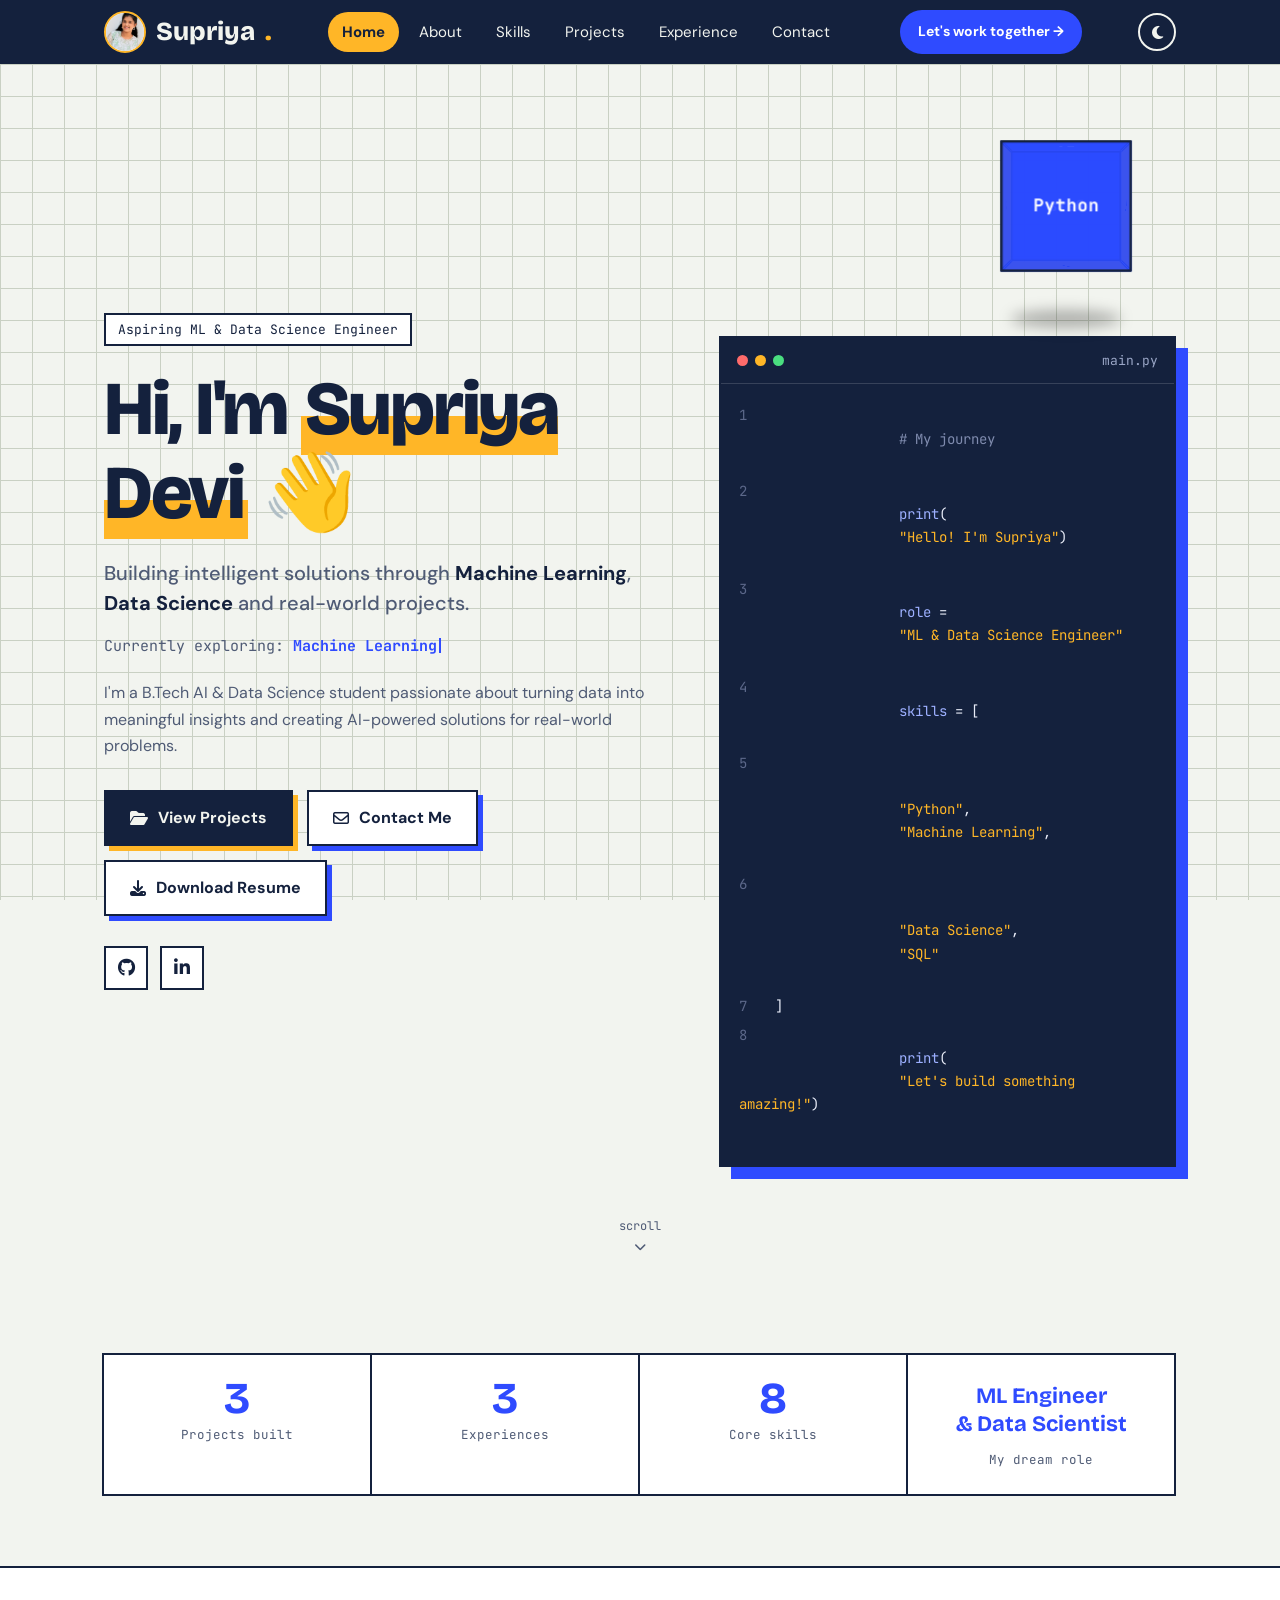
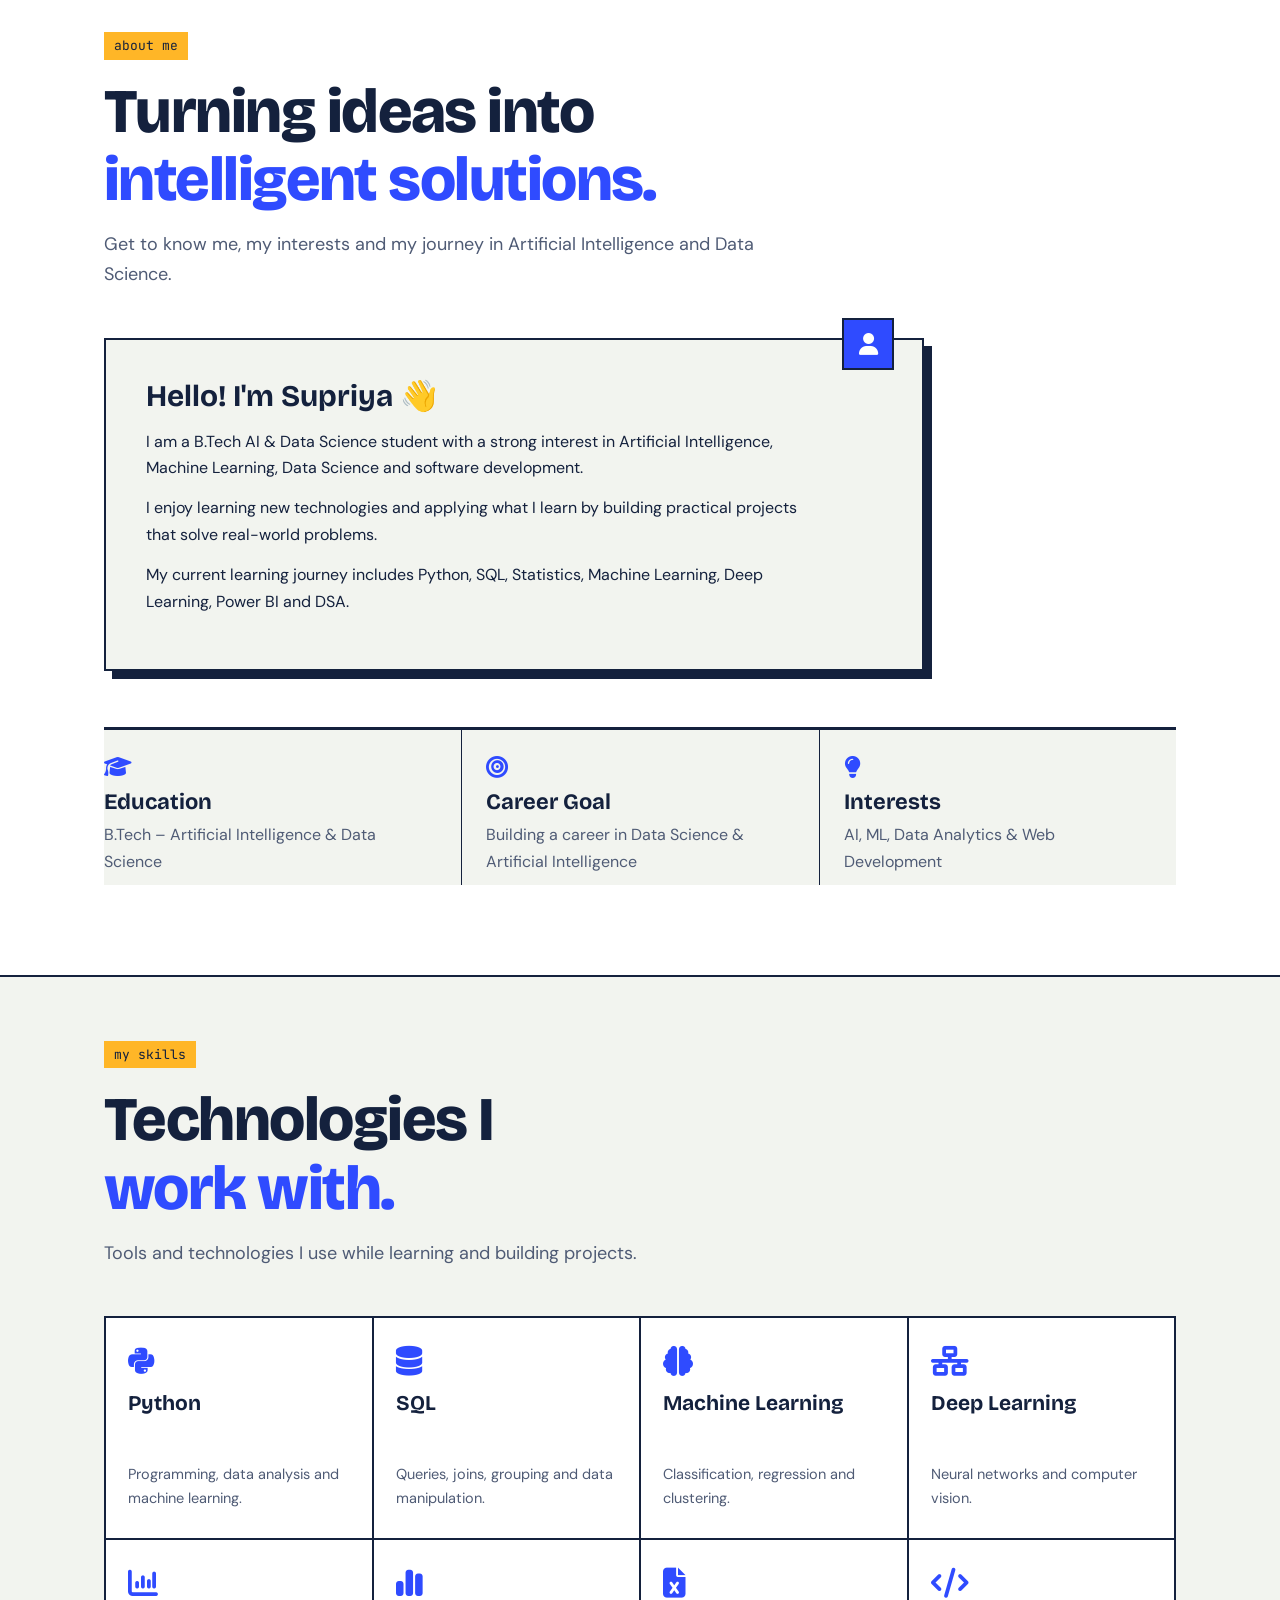
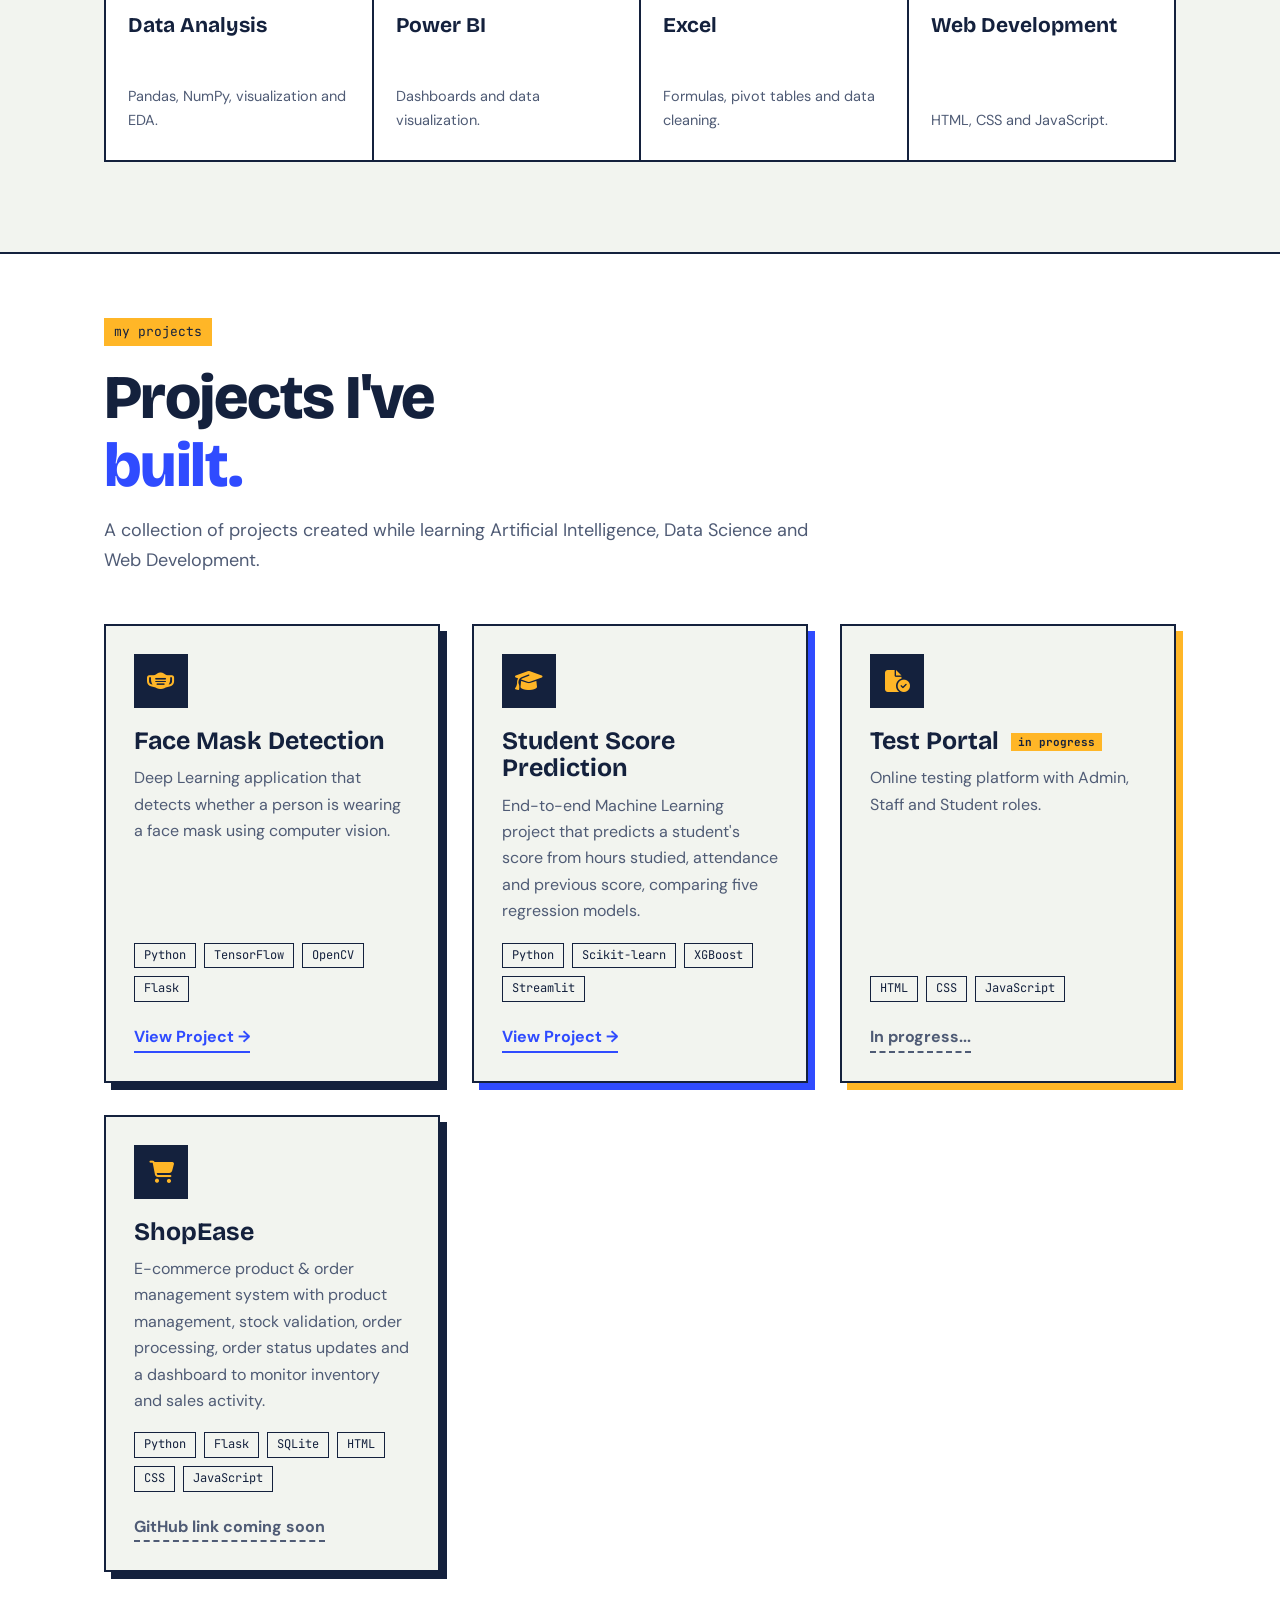
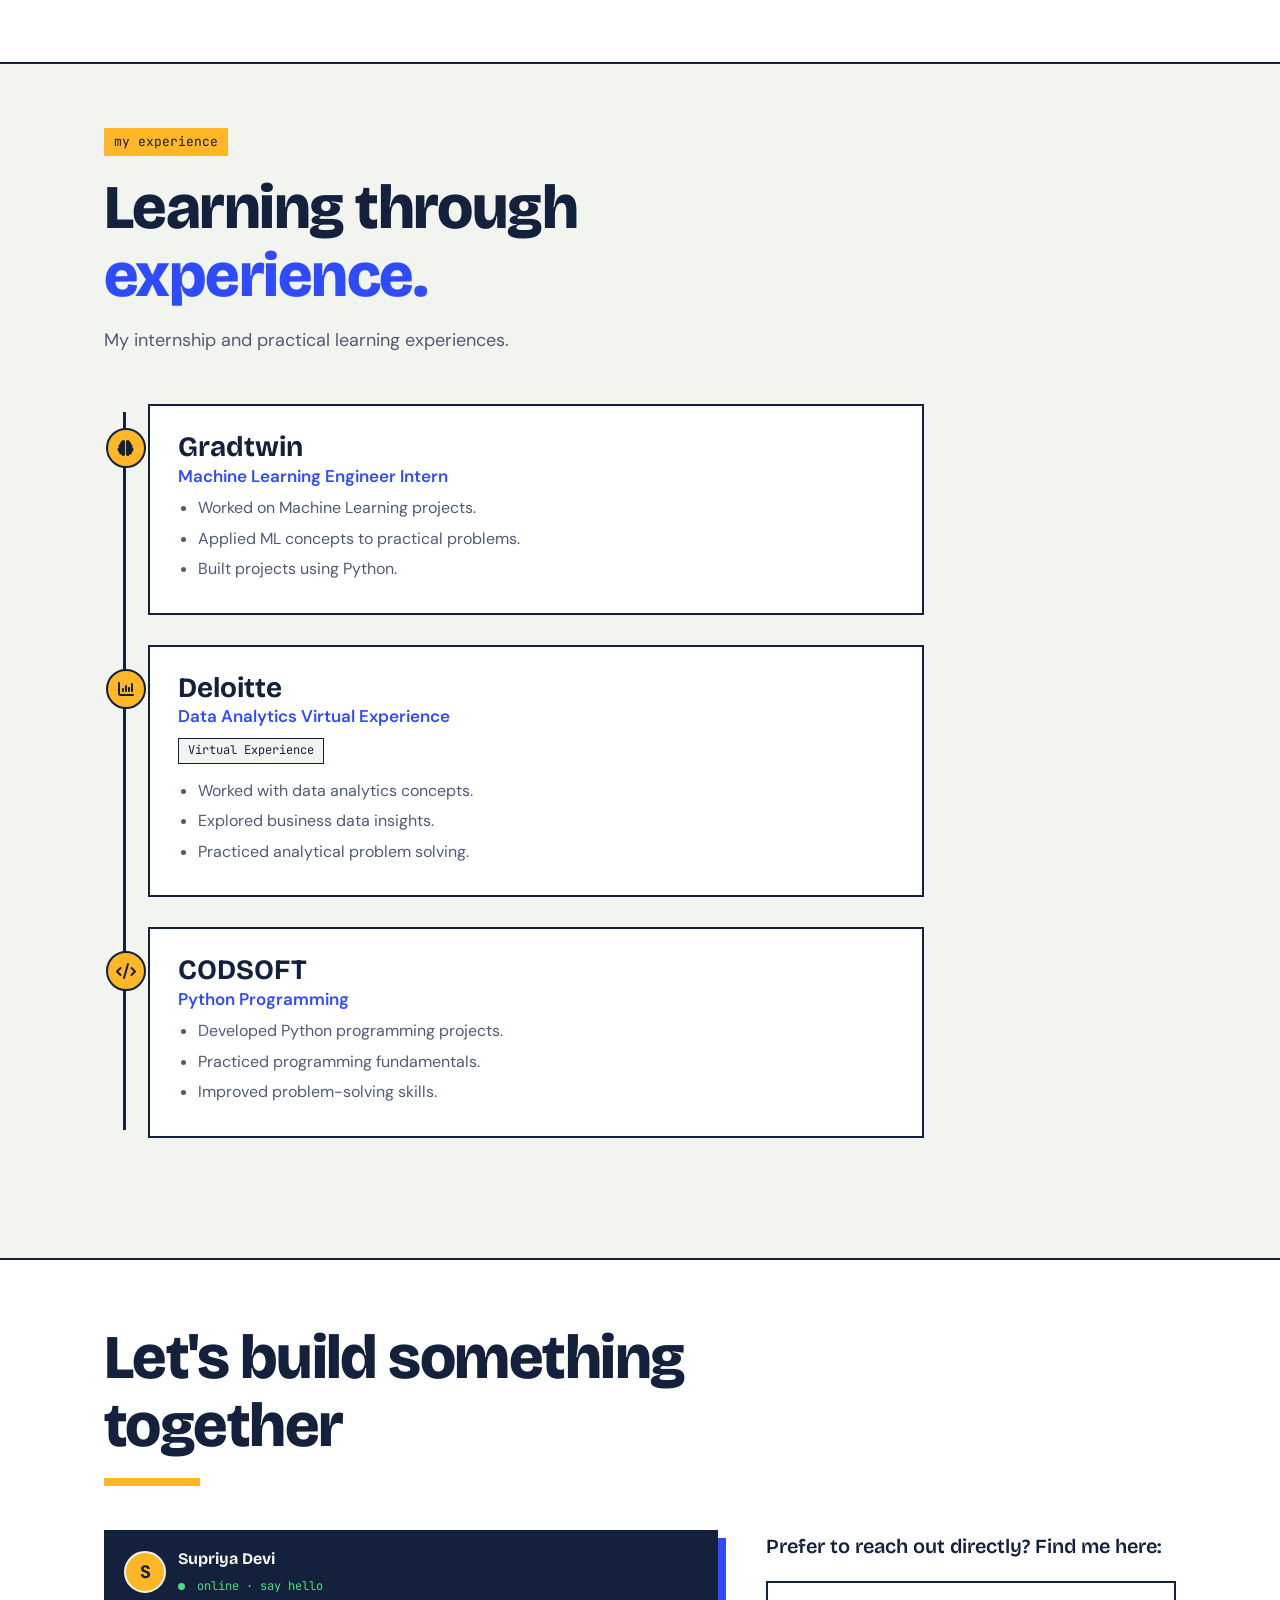
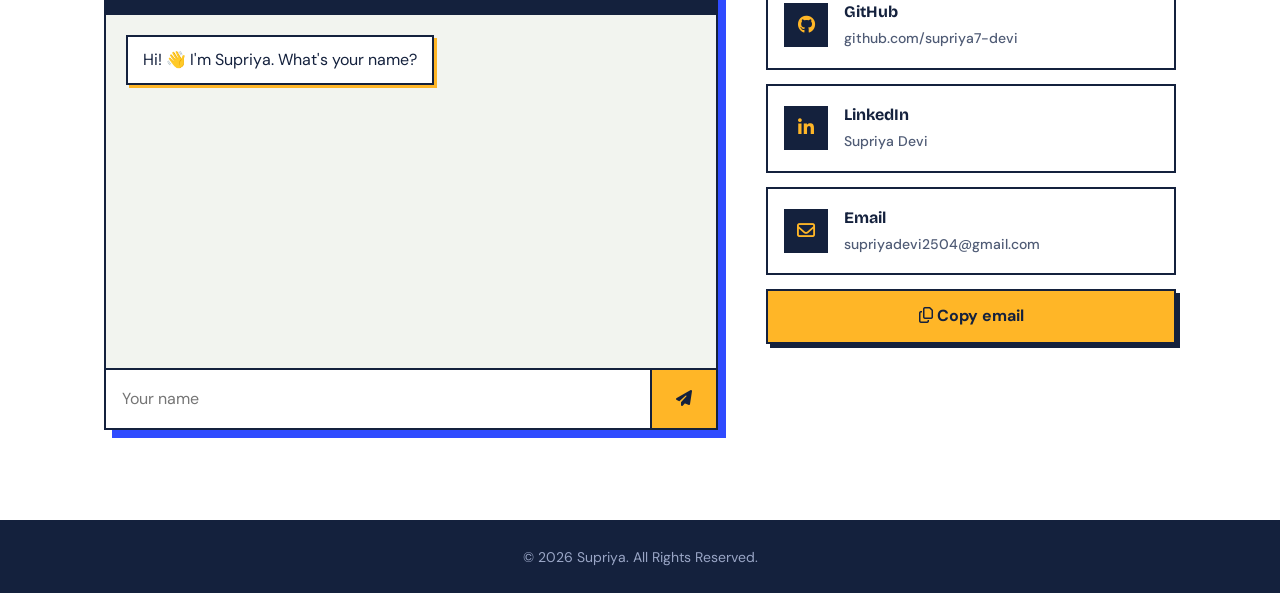
<file: portfolio/index.html>
<!DOCTYPE html>
<html lang="en">
<head>
    <meta charset="UTF-8">
    <meta name="viewport" content="width=device-width, initial-scale=1.0">

    <title>Supriya Devi.A | ML & Data Science</title>

    <link rel="preconnect" href="https://fonts.googleapis.com">
    <link href="https://fonts.googleapis.com/css2?family=Bricolage+Grotesque:wght@600;800&family=DM+Sans:wght@400;500;700&family=JetBrains+Mono&display=swap" rel="stylesheet">
    <link rel="stylesheet" href="style.css">

    <link rel="stylesheet"
          href="https://cdnjs.cloudflare.com/ajax/libs/font-awesome/6.5.2/css/all.min.css">
</head>

<body>
<div class="progress" id="progress"></div>

<!-- NAVBAR -->
<header class="navbar">

    <div class="nav-container">

        <a href="#home" class="logo">
            <img class="logo-photo" src="images/photo.jpeg" alt="Supriya">
            Supriya<span>.</span>
        </a>

        <nav>
            <a href="#home" class="active">Home</a>
            <a href="#about">About</a>
            <a href="#skills">Skills</a>
            <a href="#projects">Projects</a>
            <a href="#experience">Experience</a>
            <a href="#contact">Contact</a>
        </nav>

        <a href="contact.html" class="work-btn">
            Let's work together →
        </a>

        <button class="theme-btn" aria-label="Toggle dark mode" title="Toggle theme"><i class="fa-solid fa-moon"></i></button>

        <button class="menu-btn" aria-label="Menu">
            ☰
        </button>

    </div>

</header>


<!-- HOME -->

<section id="home" class="scroll-sec">
<div class="home-page">

    <div class="home-content">

        <div class="home-text">

            <span class="badge">
                Aspiring ML & Data Science Engineer
            </span>

            <h1>
                Hi, I'm <span>Supriya Devi</span> 👋
            </h1>

            <h2>
                Building intelligent solutions through
                <span>Machine Learning</span>,
                <span>Data Science</span> and
                real-world projects.
            </h2>

            <p class="typed-line">Currently exploring: <b id="typed"></b><i class="cursor"></i></p>

            <p>
                I'm a B.Tech AI & Data Science student passionate about
                turning data into meaningful insights and creating
                AI-powered solutions for real-world problems.
            </p>

            <div class="home-buttons">

                <a href="#projects" class="primary-btn">
                    <i class="fa-solid fa-folder-open"></i>
                    View Projects
                </a>

                <a href="#contact" class="outline-btn">
                    <i class="fa-regular fa-envelope"></i>
                    Contact Me
                </a>

                <a href="images/RESUME_PRIYA.pdf" download target="_blank" rel="noopener" class="outline-btn">
                    <i class="fa-solid fa-download"></i>
                    Download Resume
                </a>

            </div>

            <div class="social-icons">

                <a href="https://github.com/supriya7-devi" target="_blank">
                    <i class="fa-brands fa-github"></i>
                </a>

                <a href="https://www.linkedin.com/in/supriya-devi-695225312/" target="_blank">
                    <i class="fa-brands fa-linkedin-in"></i>
                </a>

            </div>

        </div>


        <!-- CODE BOX -->

        <div class="home-visual">

        <div class="cube-scene">
            <div class="cube">
                <div class="face f1">Python</div>
                <div class="face f2">ML</div>
                <div class="face f3">Data</div>
                <div class="face f4">SQL</div>
                <div class="face f5">AI</div>
                <div class="face f6">&lt;/&gt;</div>
            </div>
        </div>

        <div class="code-box">

            <div class="code-header">

                <div>
                    <span class="red"></span>
                    <span class="yellow"></span>
                    <span class="green"></span>
                </div>

                <span>main.py</span>

            </div>

            <div class="code">

                <p><span class="num">1</span>
                    <span class="comment"># My journey</span>
                </p>

                <p><span class="num">2</span>
                    <span class="purple">print</span>(
                    <span class="orange">"Hello! I'm Supriya"</span>)
                </p>

                <p><span class="num">3</span>
                    <span class="purple">role</span> =
                    <span class="orange">"ML & Data Science Engineer"</span>
                </p>

                <p><span class="num">4</span>
                    <span class="purple">skills</span> = [
                </p>

                <p><span class="num">5</span>
                    &nbsp;&nbsp;
                    <span class="orange">"Python"</span>,
                    <span class="orange">"Machine Learning"</span>,
                </p>

                <p><span class="num">6</span>
                    &nbsp;&nbsp;
                    <span class="orange">"Data Science"</span>,
                    <span class="orange">"SQL"</span>
                </p>

                <p><span class="num">7</span> ]</p>

                <p><span class="num">8</span>
                    <span class="purple">print</span>(
                    <span class="orange">"Let's build something amazing!"</span>)
                </p>

            </div>

        </div>

        </div>

    </div>


    <a href="#about" class="scroll-down" aria-label="Scroll down"><span>scroll</span><i class="fa-solid fa-chevron-down"></i></a>
</div>
</section>

<section class="stats">
    <div><strong data-count="3">0</strong><span>Projects built</span></div>
    <div><strong data-count="3">0</strong><span>Experiences</span></div>
    <div><strong data-count="8">0</strong><span>Core skills</span></div>
    <div><strong class="dream">ML Engineer<br>&amp; Data Scientist</strong><span>My dream role</span></div>
</section>

<section id="about" class="scroll-sec alt">
<div class="inner-page">

    <div class="page-heading">

        <span>ABOUT ME</span>

        <h1>
            Turning ideas into
            <strong>intelligent solutions.</strong>
        </h1>

        <p>
            Get to know me, my interests and my journey in
            Artificial Intelligence and Data Science.
        </p>

    </div>


    <div class="about-top about-solo">
    <div class="about-card">

        <div class="about-icon">
            <i class="fa-solid fa-user"></i>
        </div>

        <h2>Hello! I'm Supriya 👋</h2>

        <p>
            I am a B.Tech AI & Data Science student with a strong interest
            in Artificial Intelligence, Machine Learning, Data Science
            and software development.
        </p>

        <p>
            I enjoy learning new technologies and applying what I learn
            by building practical projects that solve real-world problems.
        </p>

        <p>
            My current learning journey includes Python, SQL, Statistics,
            Machine Learning, Deep Learning, Power BI and DSA.
        </p>

    </div>


    </div>

<div class="about-grid">

        <div class="info-box">

            <i class="fa-solid fa-graduation-cap"></i>

            <h3>Education</h3>

            <p>
                B.Tech – Artificial Intelligence & Data Science
            </p>

        </div>


        <div class="info-box">

            <i class="fa-solid fa-bullseye"></i>

            <h3>Career Goal</h3>

            <p>
                Building a career in Data Science & Artificial Intelligence
            </p>

        </div>


        <div class="info-box">

            <i class="fa-solid fa-lightbulb"></i>

            <h3>Interests</h3>

            <p>
                AI, ML, Data Analytics & Web Development
            </p>

        </div>

    </div>

</div>
</section>

<section id="skills" class="scroll-sec">
<div class="inner-page">

    <div class="page-heading">

        <span>MY SKILLS</span>

        <h1>
            Technologies I
            <strong>work with.</strong>
        </h1>

        <p>
            Tools and technologies I use while learning and
            building projects.
        </p>

    </div>


    <div class="skills-page-grid">


        <div class="skill-large-card">

            <i class="fa-brands fa-python"></i>

            <h2>Python</h2>

            <p>
                Programming, data analysis and machine learning.
            </p>

        </div>


        <div class="skill-large-card">

            <i class="fa-solid fa-database"></i>

            <h2>SQL</h2>

            <p>
                Queries, joins, grouping and data manipulation.
            </p>

        </div>


        <div class="skill-large-card">

            <i class="fa-solid fa-brain"></i>

            <h2>Machine Learning</h2>

            <p>
                Classification, regression and clustering.
            </p>

        </div>


        <div class="skill-large-card">

            <i class="fa-solid fa-network-wired"></i>

            <h2>Deep Learning</h2>

            <p>
                Neural networks and computer vision.
            </p>

        </div>


        <div class="skill-large-card">

            <i class="fa-solid fa-chart-column"></i>

            <h2>Data Analysis</h2>

            <p>
                Pandas, NumPy, visualization and EDA.
            </p>

        </div>


        <div class="skill-large-card">

            <i class="fa-solid fa-chart-simple"></i>

            <h2>Power BI</h2>

            <p>
                Dashboards and data visualization.
            </p>

        </div>


        

        <div class="skill-large-card">
            <i class="fa-solid fa-file-excel"></i>
            <h2>Excel</h2>
            <p>
                Formulas, pivot tables and data cleaning.
            </p>
        </div>

<div class="skill-large-card">

            <i class="fa-solid fa-code"></i>

            <h2>Web Development</h2>

            <p>
                HTML, CSS and JavaScript.
            </p>

        </div>

    </div>

</div>
</section>

<section id="projects" class="scroll-sec alt">
<div class="inner-page">

    <div class="page-heading">

        <span>MY PROJECTS</span>

        <h1>
            Projects I've
            <strong>built.</strong>
        </h1>

        <p>
            A collection of projects created while learning
            Artificial Intelligence, Data Science and Web Development.
        </p>

    </div>


    <div class="project-page-grid">


        <div class="project-box">

            <div class="project-box-icon">
                <i class="fa-solid fa-mask-face"></i>
            </div>

            <h2>Face Mask Detection</h2>

            <p>
                Deep Learning application that detects whether a person
                is wearing a face mask using computer vision.
            </p>

            <div class="project-tags">
                <span>Python</span>
                <span>TensorFlow</span>
                <span>OpenCV</span>
                <span>Flask</span>
            </div>

            <a href="https://github.com/supriya7-devi/FACE_MASK_DETECTION" target="_blank" rel="noopener" class="view-project">
                View Project →
            </a>

        </div>

        <div class="project-box">
            <div class="project-box-icon">
                <i class="fa-solid fa-graduation-cap"></i>
            </div>

            <h2>Student Score Prediction</h2>

            <p>
                End-to-end Machine Learning project that predicts a student's
                score from hours studied, attendance and previous score, comparing
                five regression models.
            </p>

            <div class="project-tags">
                <span>Python</span>
                <span>Scikit-learn</span>
                <span>XGBoost</span>
                <span>Streamlit</span>
            </div>

            <a href="https://github.com/supriya7-devi/Student_Score_Prediction" target="_blank" rel="noopener" class="view-project">
                View Project →
            </a>
        </div>

        <div class="project-box">

            <div class="project-box-icon">
                <i class="fa-solid fa-file-circle-check"></i>
            </div>

            <h2>Test Portal <em class="status">in progress</em></h2>

            <p>
                Online testing platform with Admin, Staff and Student
                roles.
            </p>

            <div class="project-tags">
                <span>HTML</span>
                <span>CSS</span>
                <span>JavaScript</span>
            </div>

            <a class="view-project disabled" aria-disabled="true">
                In progress...
            </a>

        </div>


        <div class="project-box">
            <div class="project-box-icon">
                <i class="fa-solid fa-cart-shopping"></i>
            </div>

            <h2>ShopEase</h2>

            <p>
                E-commerce product &amp; order management system with product
                management, stock validation, order processing, order status
                updates and a dashboard to monitor inventory and sales activity.
            </p>

            <div class="project-tags">
                <span>Python</span>
                <span>Flask</span>
                <span>SQLite</span>
                <span>HTML</span>
                <span>CSS</span>
                <span>JavaScript</span>
            </div>

            <a class="view-project disabled" aria-disabled="true">
                GitHub link coming soon
            </a>
        </div>

    </div>

</div>
</section>

<section id="experience" class="scroll-sec">
<div class="inner-page">

    <div class="page-heading">

        <span>MY EXPERIENCE</span>

        <h1>
            Learning through
            <strong>experience.</strong>
        </h1>

        <p>
            My internship and practical learning experiences.
        </p>

    </div>


    <div class="experience-page">


        <div class="experience-box">

            <div class="experience-icon">
                <i class="fa-solid fa-brain"></i>
            </div>

            <div>

                <h2>Gradtwin</h2>

                <h3>Machine Learning Engineer Intern</h3>

                <ul>
                    <li>Worked on Machine Learning projects.</li>
                    <li>Applied ML concepts to practical problems.</li>
                    <li>Built projects using Python.</li>
                </ul>

            </div>

        </div>


        <div class="experience-box">

            <div class="experience-icon">
                <i class="fa-solid fa-chart-column"></i>
            </div>

            <div>

                <h2>Deloitte</h2>

                <h3>Data Analytics Virtual Experience</h3>

                <span class="experience-type">
                    Virtual Experience
                </span>

                <ul>
                    <li>Worked with data analytics concepts.</li>
                    <li>Explored business data insights.</li>
                    <li>Practiced analytical problem solving.</li>
                </ul>

            </div>

        </div>


        <div class="experience-box">

            <div class="experience-icon">
                <i class="fa-solid fa-code"></i>
            </div>

            <div>

                <h2>CODSOFT</h2>

                <h3>Python Programming</h3>

                <ul>
                    <li>Developed Python programming projects.</li>
                    <li>Practiced programming fundamentals.</li>
                    <li>Improved problem-solving skills.</li>
                </ul>

            </div>

        </div>

    </div>

</div>
</section>

<section id="contact" class="scroll-sec alt">
<div class="contact-page">

    <div class="contact-title">

        <h1>
            Let's build something together
        </h1>

        <div></div>

    </div>


    <div class="contact-content">


        <!-- LEFT: CHAT-STYLE FORM -->
        <div class="contact-form chat">
            <div class="chat-head">
                <div class="avatar">S</div>
                <div><strong>Supriya Devi</strong><small><i></i> online · say hello</small></div>
            </div>
            <div class="chat-body" id="chatBody" aria-live="polite"></div>
            <form id="chatForm" class="chat-input">
                <input id="chatInput" type="text" placeholder="Type here..." autocomplete="off" required disabled>
                <button type="submit" aria-label="Send"><i class="fa-solid fa-paper-plane"></i></button>
            </form>
        </div>

        <!-- RIGHT SIDE -->
        <div class="contact-info">
            <p class="contact-intro">
                Prefer to reach out directly? Find me here:
            </p>
            <a class="c-card" href="https://github.com/supriya7-devi" target="_blank" rel="noopener">
                <i class="fa-brands fa-github"></i>
                <div><strong>GitHub</strong><span>github.com/supriya7-devi</span></div>
            </a>
            <a class="c-card" href="https://www.linkedin.com/in/supriya-devi-695225312/" target="_blank" rel="noopener">
                <i class="fa-brands fa-linkedin-in"></i>
                <div><strong>LinkedIn</strong><span>Supriya Devi</span></div>
            </a>
            <a class="c-card" href="mailto:supriyadevi2504@gmail.com">
                <i class="fa-regular fa-envelope"></i>
                <div><strong>Email</strong><span>supriyadevi2504@gmail.com</span></div>
            </a>
            <button type="button" class="copy-btn" id="copyMail"><i class="fa-regular fa-copy"></i> Copy email</button>
        </div>
    </div>
</div>
</section>

<footer>
    © 2026 Supriya. All Rights Reserved.
</footer>

<button class="to-top" id="toTop" aria-label="Back to top">↑</button>
<script src="script.js"></script>

</body>
</html>
</file>
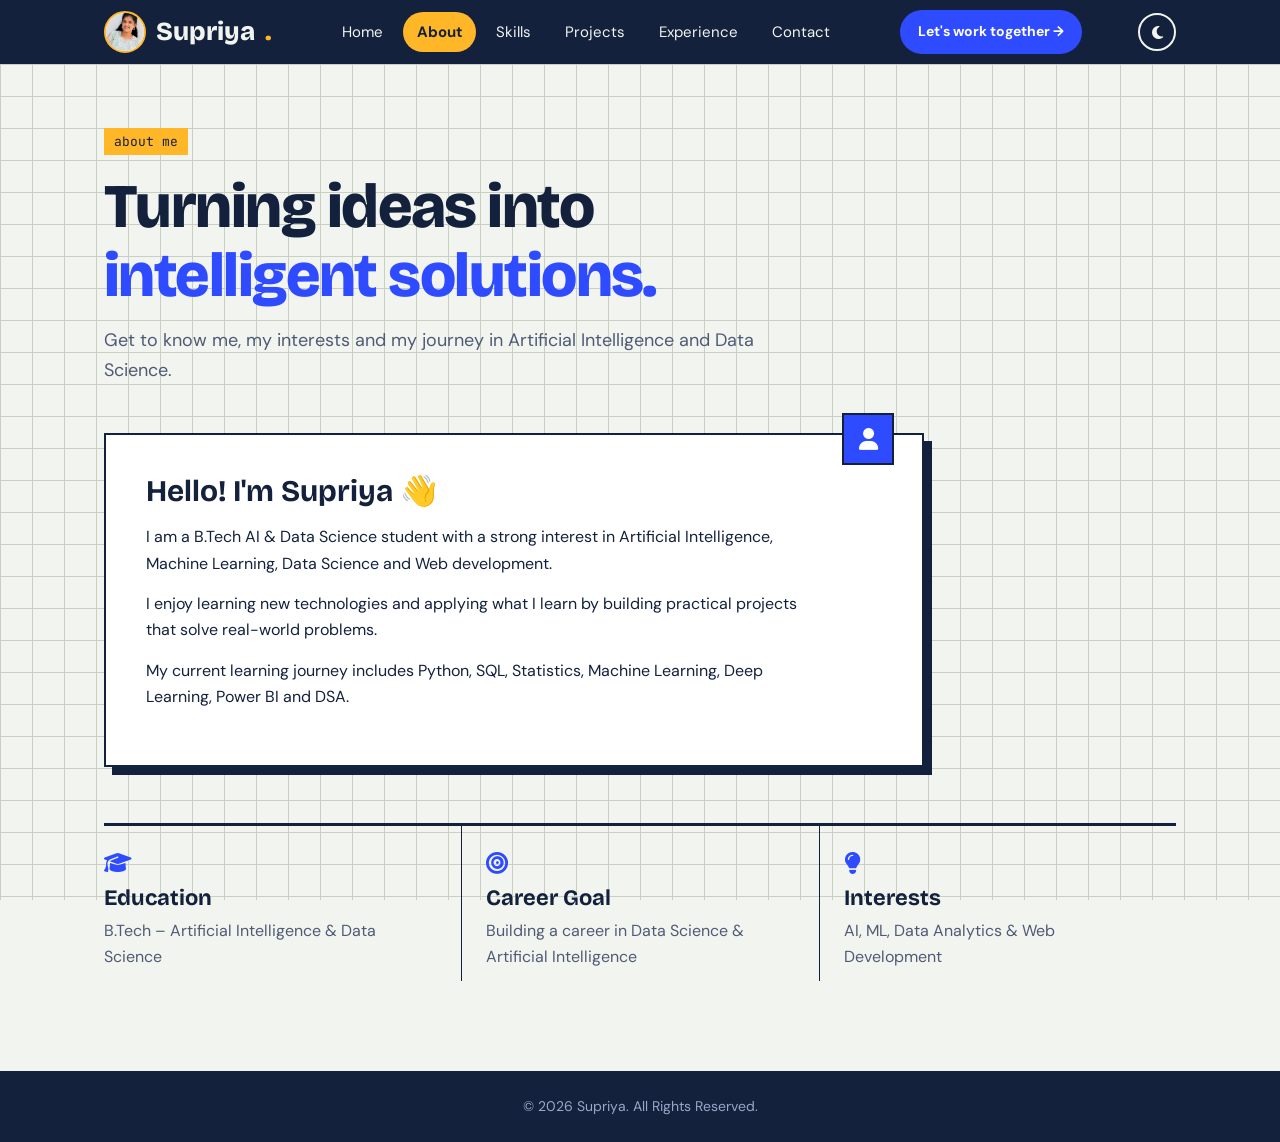
<file: portfolio/about.html>
<!DOCTYPE html>
<html lang="en">

<head>

    <meta charset="UTF-8">
    <meta name="viewport" content="width=device-width, initial-scale=1.0">

    <title>About | Supriya</title>

    <link rel="preconnect" href="https://fonts.googleapis.com">
    <link href="https://fonts.googleapis.com/css2?family=Bricolage+Grotesque:wght@600;800&family=DM+Sans:wght@400;500;700&family=JetBrains+Mono&display=swap" rel="stylesheet">
    <link rel="stylesheet" href="style.css">

    <link rel="stylesheet"
          href="https://cdnjs.cloudflare.com/ajax/libs/font-awesome/6.5.2/css/all.min.css">

</head>

<body>
<div class="progress" id="progress"></div>

<header class="navbar">

    <div class="nav-container">

        <a href="index.html" class="logo">
            <img class="logo-photo" src="images/photo.jpeg" alt="Supriya">
            Supriya<span>.</span>
        </a>

        <nav>
            <a href="index.html">Home</a>
            <a href="about.html" class="active">About</a>
            <a href="skills.html">Skills</a>
            <a href="projects.html">Projects</a>
            <a href="experience.html">Experience</a>
            <a href="contact.html">Contact</a>
        </nav>

        <a href="contact.html" class="work-btn">
            Let's work together →
        </a>

        <button class="theme-btn" aria-label="Toggle dark mode" title="Toggle theme"><i class="fa-solid fa-moon"></i></button>

        <button class="menu-btn" aria-label="Menu">☰</button>

    </div>

</header>


<main class="inner-page">

    <div class="page-heading">

        <span>ABOUT ME</span>

        <h1>
            Turning ideas into
            <strong>intelligent solutions.</strong>
        </h1>

        <p>
            Get to know me, my interests and my journey in
            Artificial Intelligence and Data Science.
        </p>

    </div>


    <div class="about-top about-solo">
    <div class="about-card">

        <div class="about-icon">
            <i class="fa-solid fa-user"></i>
        </div>

        <h2>Hello! I'm Supriya 👋</h2>

        <p>
            I am a B.Tech AI & Data Science student with a strong interest
            in Artificial Intelligence, Machine Learning, Data Science
            and Web development.
        </p>

        <p>
            I enjoy learning new technologies and applying what I learn
            by building practical projects that solve real-world problems.
        </p>

        <p>
            My current learning journey includes Python, SQL, Statistics,
            Machine Learning, Deep Learning, Power BI and DSA.
        </p>

    </div>


    </div>

<div class="about-grid">

        <div class="info-box">

            <i class="fa-solid fa-graduation-cap"></i>

            <h3>Education</h3>

            <p>
                B.Tech – Artificial Intelligence & Data Science
            </p>

        </div>


        <div class="info-box">

            <i class="fa-solid fa-bullseye"></i>

            <h3>Career Goal</h3>

            <p>
                Building a career in Data Science & Artificial Intelligence
            </p>

        </div>


        <div class="info-box">

            <i class="fa-solid fa-lightbulb"></i>

            <h3>Interests</h3>

            <p>
                AI, ML, Data Analytics & Web Development
            </p>

        </div>

    </div>

</main>


<footer>
    © 2026 Supriya. All Rights Reserved.
</footer>

<button class="to-top" id="toTop" aria-label="Back to top">↑</button>
<script src="script.js"></script>

</body>
</html>
</file>
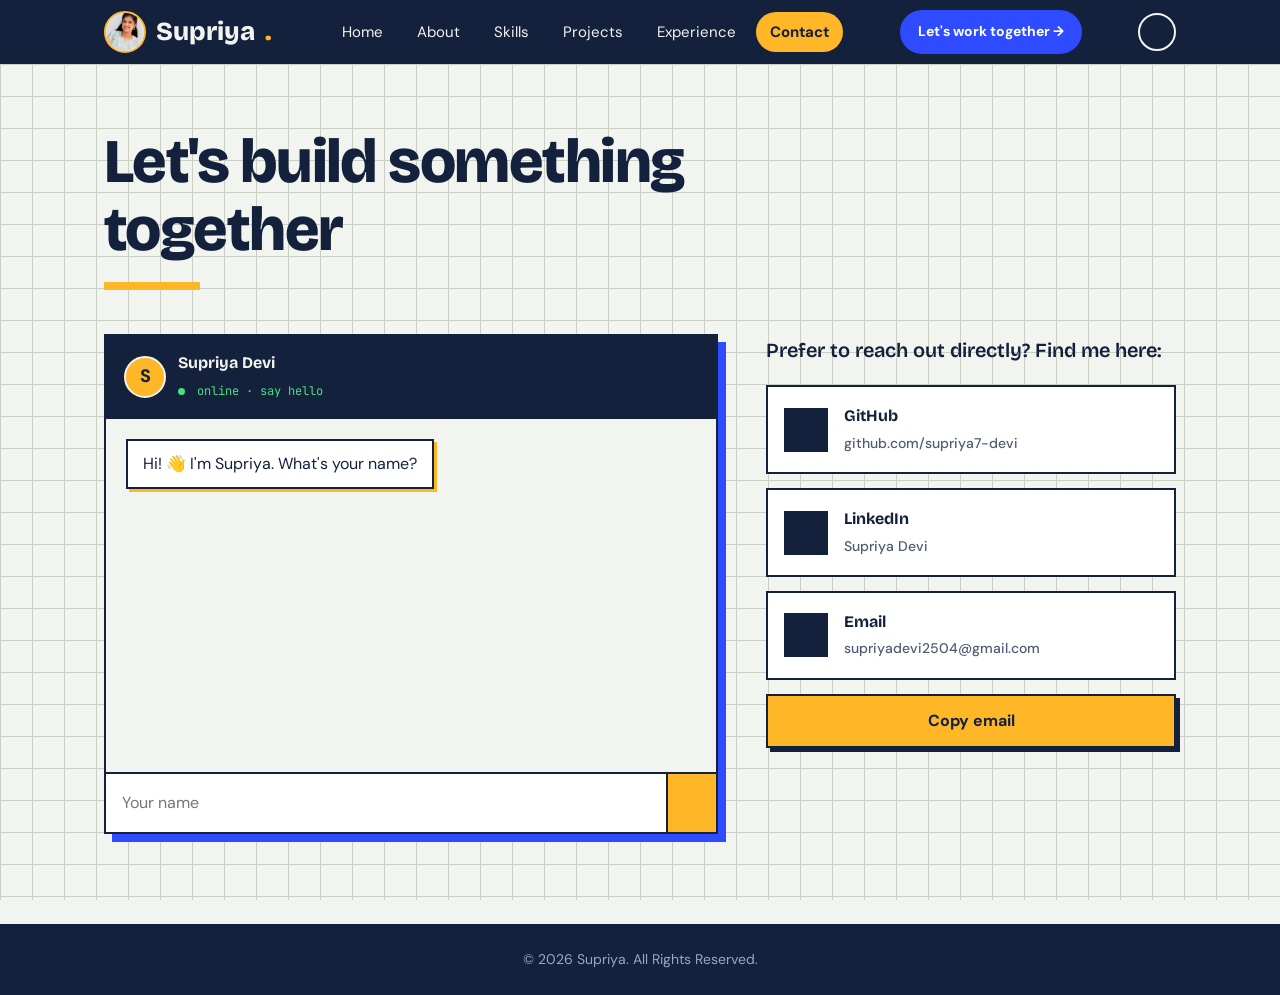
<file: portfolio/contact.html>
<!DOCTYPE html>
<html lang="en">

<head>

    <meta charset="UTF-8">
    <meta name="vie
    port" content="width=device-width, initial-scale=1.0">

    <title>Contact | Supriya</title>

    <link rel="preconnect" href="https://fonts.googleapis.com">
    <link href="https://fonts.googleapis.com/css2?family=Bricolage+Grotesque:wght@600;800&family=DM+Sans:wght@400;500;700&family=JetBrains+Mono&display=swap" rel="stylesheet">
    <link rel="stylesheet" href="style.css">

</head>

<body>
<div class="progress" id="progress"></div>

<header class="navbar">

    <div class="nav-container">

        <a href="index.html" class="logo">
            <img class="logo-photo" src="images/photo.jpeg" alt="Supriya">
            Supriya<span>.</span>
        </a>

        <nav>
            <a href="index.html">Home</a>
            <a href="about.html">About</a>
            <a href="skills.html">Skills</a>
            <a href="projects.html">Projects</a>
            <a href="experience.html">Experience</a>
            <a href="contact.html" class="active">Contact</a>
        </nav>

        <a href="contact.html" class="work-btn">
            Let's work together →
        </a>

        <button class="theme-btn" aria-label="Toggle dark mode" title="Toggle theme"><i class="fa-solid fa-moon"></i></button>

        <button class="menu-btn" aria-label="Menu">☰</button>

    </div>

</header>


<main class="contact-page">

    <div class="contact-title">

        <h1>
            Let's build something together
        </h1>

        <div></div>

    </div>


    <div class="contact-content">


        <!-- LEFT: CHAT-STYLE FORM -->
        <div class="contact-form chat">
            <div class="chat-head">
                <div class="avatar">S</div>
                <div><strong>Supriya Devi</strong><small><i></i> online · say hello</small></div>
            </div>
            <div class="chat-body" id="chatBody" aria-live="polite"></div>
            <form id="chatForm" class="chat-input">
                <input id="chatInput" type="text" placeholder="Type here..." autocomplete="off" required disabled>
                <button type="submit" aria-label="Send"><i class="fa-solid fa-paper-plane"></i></button>
            </form>
        </div>

        <!-- RIGHT SIDE -->
        <div class="contact-info">
            <p class="contact-intro">
                Prefer to reach out directly? Find me here:
            </p>
            <a class="c-card" href="https://github.com/supriya7-devi" target="_blank" rel="noopener">
                <i class="fa-brands fa-github"></i>
                <div><strong>GitHub</strong><span>github.com/supriya7-devi</span></div>
            </a>
            <a class="c-card" href="https://www.linkedin.com/in/supriya-devi-695225312/" target="_blank" rel="noopener">
                <i class="fa-brands fa-linkedin-in"></i>
                <div><strong>LinkedIn</strong><span>Supriya Devi</span></div>
            </a>
            <a class="c-card" href="mailto:supriyadevi2504@gmail.com">
                <i class="fa-regular fa-envelope"></i>
                <div><strong>Email</strong><span>supriyadevi2504@gmail.com</span></div>
            </a>
            <button type="button" class="copy-btn" id="copyMail"><i class="fa-regular fa-copy"></i> Copy email</button>
        </div>
    </div>
</main>


<footer>
    © 2026 Supriya. All Rights Reserved.
</footer>


<button class="to-top" id="toTop" aria-label="Back to top">↑</button>
<script src="script.js"></script>

</body>
</html>
</file>
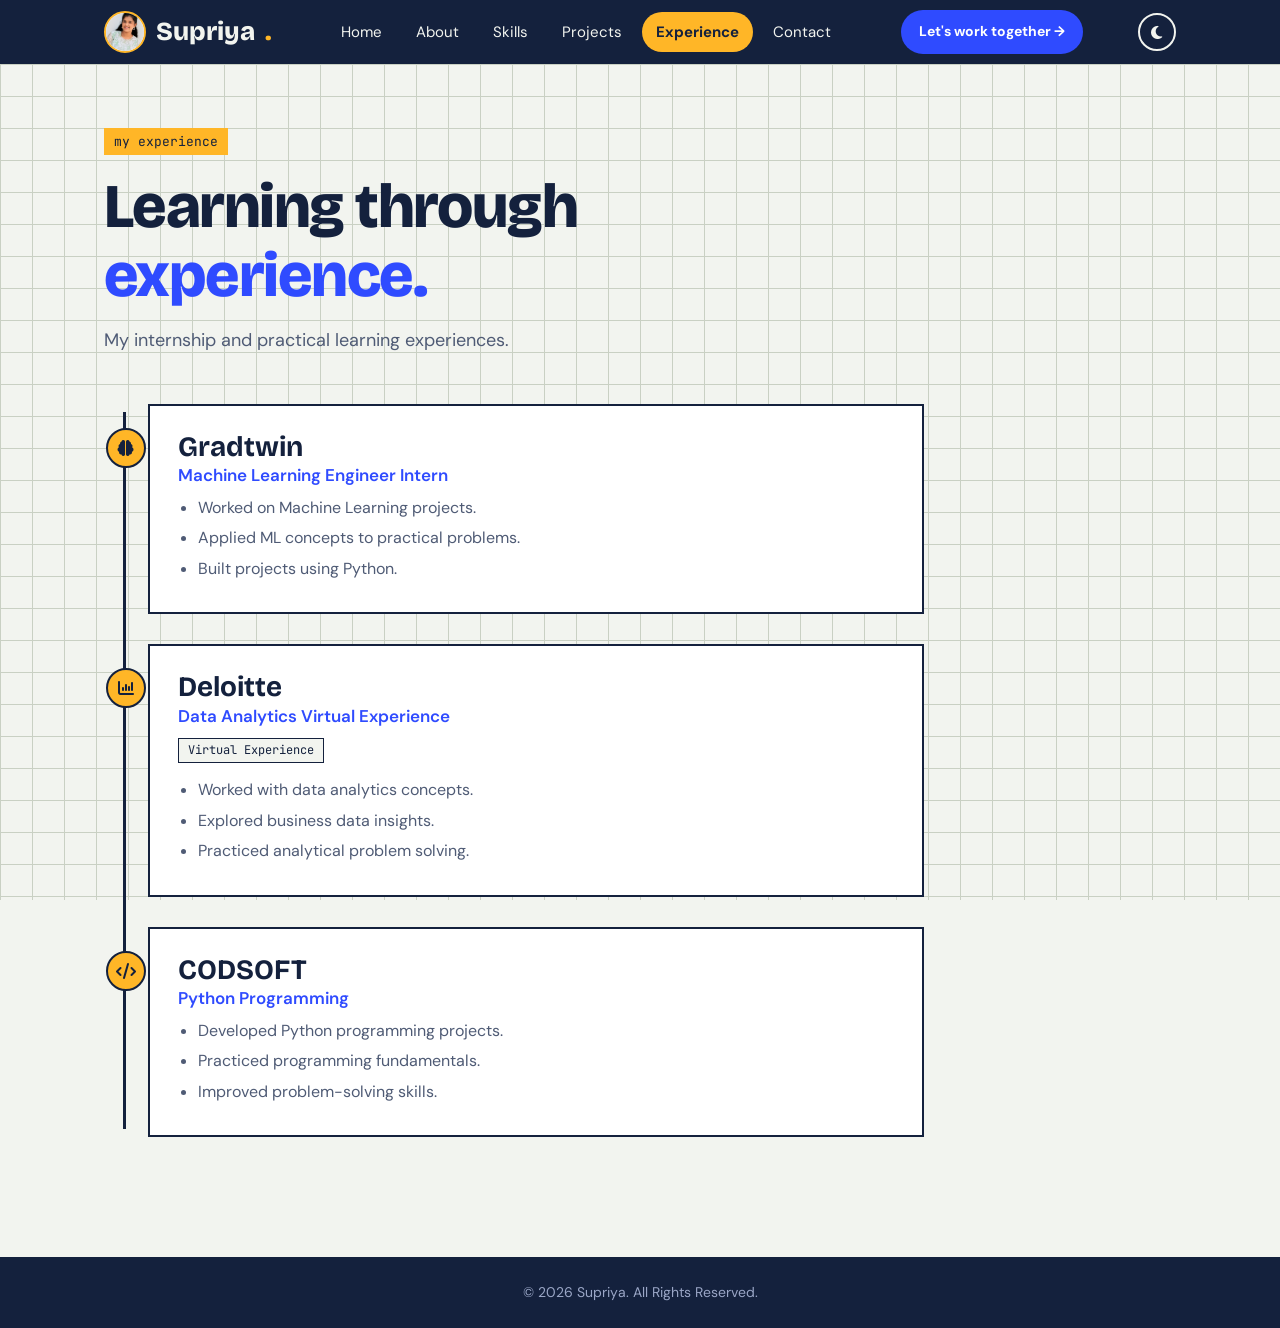
<file: portfolio/experience.html>
<!DOCTYPE html>
<html lang="en">

<head>

    <meta charset="UTF-8">
    <meta name="viewport" content="width=device-width, initial-scale=1.0">

    <title>Experience | Supriya</title>

    <link rel="preconnect" href="https://fonts.googleapis.com">
    <link href="https://fonts.googleapis.com/css2?family=Bricolage+Grotesque:wght@600;800&family=DM+Sans:wght@400;500;700&family=JetBrains+Mono&display=swap" rel="stylesheet">
    <link rel="stylesheet" href="style.css">

    <link rel="stylesheet"
          href="https://cdnjs.cloudflare.com/ajax/libs/font-awesome/6.5.2/css/all.min.css">

</head>

<body>
<div class="progress" id="progress"></div>

<header class="navbar">

    <div class="nav-container">

        <a href="index.html" class="logo">
            <img class="logo-photo" src="images/photo.jpeg" alt="Supriya">
            Supriya<span>.</span>
        </a>

        <nav>
            <a href="index.html">Home</a>
            <a href="about.html">About</a>
            <a href="skills.html">Skills</a>
            <a href="projects.html">Projects</a>
            <a href="experience.html" class="active">Experience</a>
            <a href="contact.html">Contact</a>
        </nav>

        <a href="contact.html" class="work-btn">
            Let's work together →
        </a>

        <button class="theme-btn" aria-label="Toggle dark mode" title="Toggle theme"><i class="fa-solid fa-moon"></i></button>

        <button class="menu-btn" aria-label="Menu">☰</button>

    </div>

</header>


<main class="inner-page">

    <div class="page-heading">

        <span>MY EXPERIENCE</span>

        <h1>
            Learning through
            <strong>experience.</strong>
        </h1>

        <p>
            My internship and practical learning experiences.
        </p>

    </div>


    <div class="experience-page">


        <div class="experience-box">

            <div class="experience-icon">
                <i class="fa-solid fa-brain"></i>
            </div>

            <div>

                <h2>Gradtwin</h2>

                <h3>Machine Learning Engineer Intern</h3>

                <ul>
                    <li>Worked on Machine Learning projects.</li>
                    <li>Applied ML concepts to practical problems.</li>
                    <li>Built projects using Python.</li>
                </ul>

            </div>

        </div>


        <div class="experience-box">

            <div class="experience-icon">
                <i class="fa-solid fa-chart-column"></i>
            </div>

            <div>

                <h2>Deloitte</h2>

                <h3>Data Analytics Virtual Experience</h3>

                <span class="experience-type">
                    Virtual Experience
                </span>

                <ul>
                    <li>Worked with data analytics concepts.</li>
                    <li>Explored business data insights.</li>
                    <li>Practiced analytical problem solving.</li>
                </ul>

            </div>

        </div>


        <div class="experience-box">

            <div class="experience-icon">
                <i class="fa-solid fa-code"></i>
            </div>

            <div>

                <h2>CODSOFT</h2>

                <h3>Python Programming</h3>

                <ul>
                    <li>Developed Python programming projects.</li>
                    <li>Practiced programming fundamentals.</li>
                    <li>Improved problem-solving skills.</li>
                </ul>

            </div>

        </div>

    </div>

</main>


<footer>
    © 2026 Supriya. All Rights Reserved.
</footer>

<button class="to-top" id="toTop" aria-label="Back to top">↑</button>
<script src="script.js"></script>

</body>
</html>
</file>
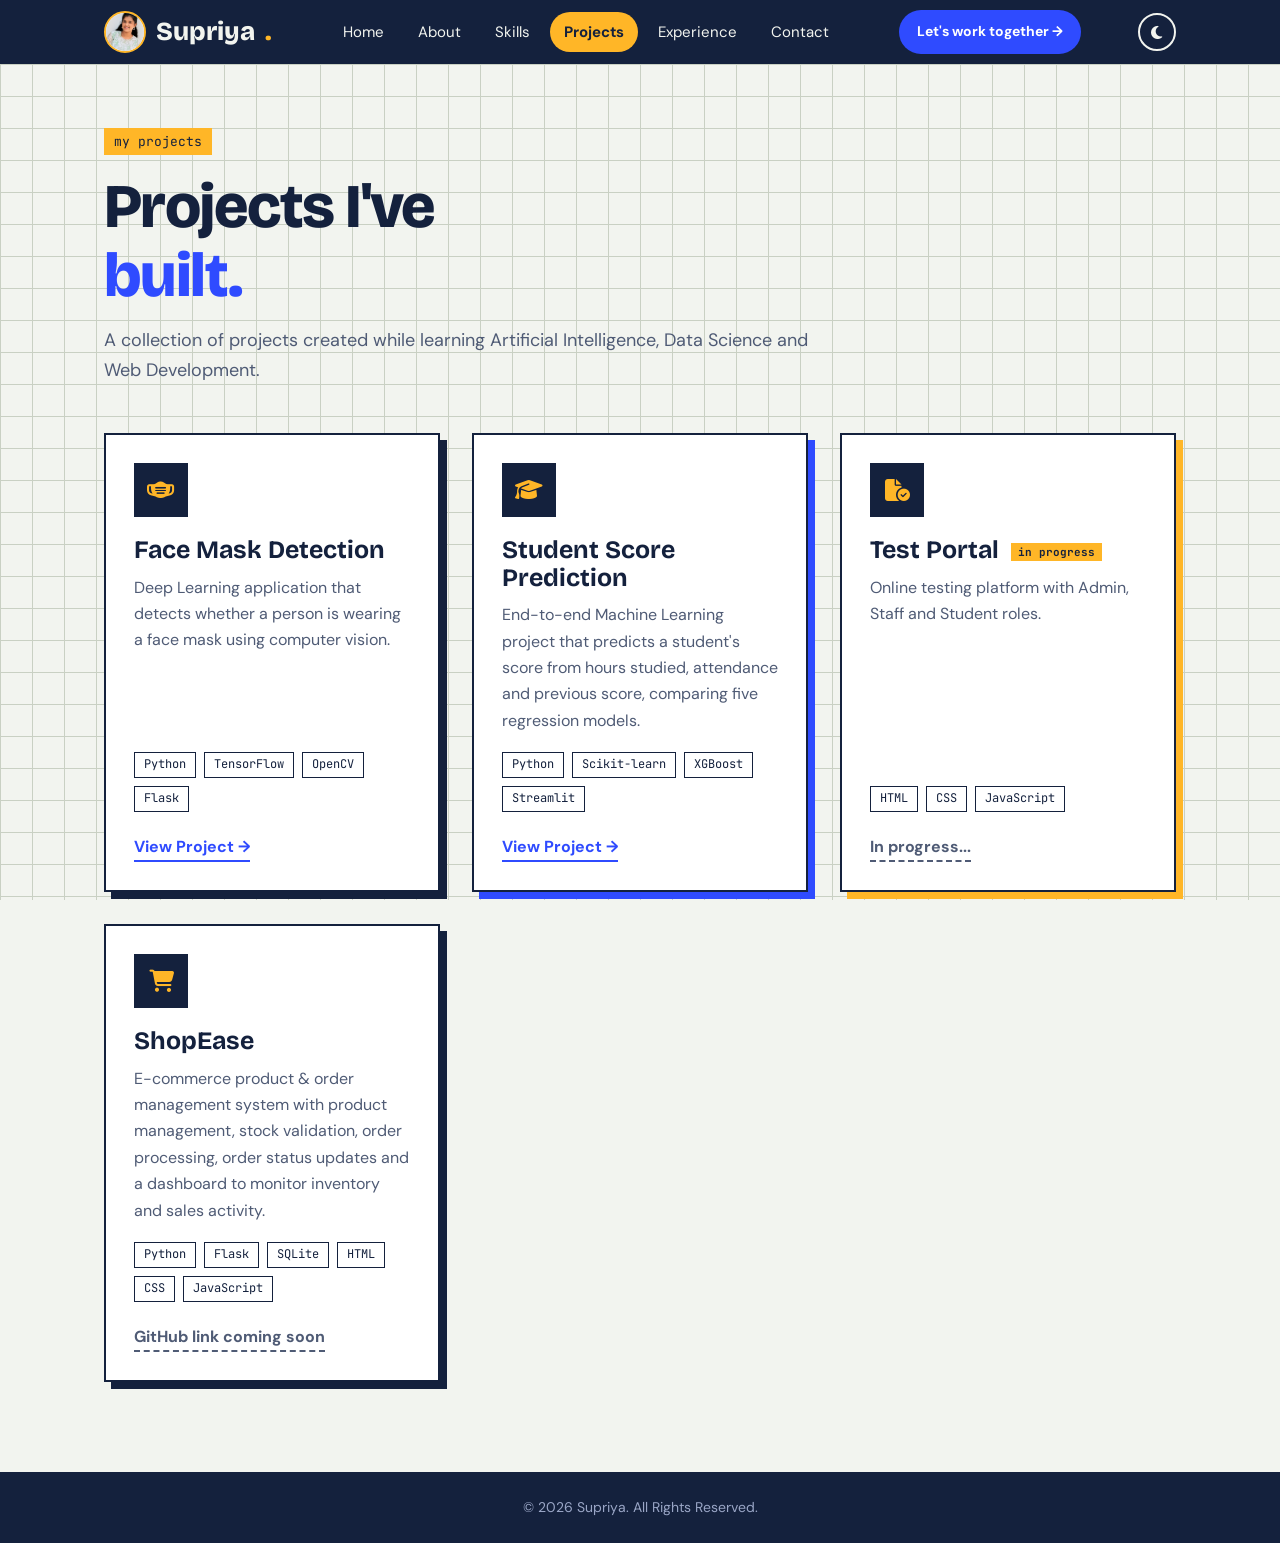
<file: portfolio/projects.html>
<!DOCTYPE html>
<html lang="en">

<head>

    <meta charset="UTF-8">
    <meta name="viewport" content="width=device-width, initial-scale=1.0">

    <title>Projects | Supriya Devi</title>

    <link rel="preconnect" href="https://fonts.googleapis.com">
    <link href="https://fonts.googleapis.com/css2?family=Bricolage+Grotesque:wght@600;800&family=DM+Sans:wght@400;500;700&family=JetBrains+Mono&display=swap" rel="stylesheet">
    <link rel="stylesheet" href="style.css">

    <link rel="stylesheet"
          href="https://cdnjs.cloudflare.com/ajax/libs/font-awesome/6.5.2/css/all.min.css">

</head>

<body>
<div class="progress" id="progress"></div>

<header class="navbar">

    <div class="nav-container">

        <a href="index.html" class="logo">
            <img class="logo-photo" src="images/photo.jpeg" alt="Supriya">
            Supriya<span>.</span>
        </a>

        <nav>
            <a href="index.html">Home</a>
            <a href="about.html">About</a>
            <a href="skills.html">Skills</a>
            <a href="projects.html" class="active">Projects</a>
            <a href="experience.html">Experience</a>
            <a href="contact.html">Contact</a>
        </nav>

        <a href="contact.html" class="work-btn">
            Let's work together →
        </a>

        <button class="theme-btn" aria-label="Toggle dark mode" title="Toggle theme"><i class="fa-solid fa-moon"></i></button>

        <button class="menu-btn" aria-label="Menu">☰</button>

    </div>

</header>


<main class="inner-page">

    <div class="page-heading">

        <span>MY PROJECTS</span>

        <h1>
            Projects I've
            <strong>built.</strong>
        </h1>

        <p>
            A collection of projects created while learning
            Artificial Intelligence, Data Science and Web Development.
        </p>

    </div>


    <div class="project-page-grid">


        <div class="project-box">

            <div class="project-box-icon">
                <i class="fa-solid fa-mask-face"></i>
            </div>

            <h2>Face Mask Detection</h2>

            <p>
                Deep Learning application that detects whether a person
                is wearing a face mask using computer vision.
            </p>

            <div class="project-tags">
                <span>Python</span>
                <span>TensorFlow</span>
                <span>OpenCV</span>
                <span>Flask</span>
            </div>

            <a href="https://github.com/supriya7-devi/FACE_MASK_DETECTION" target="_blank" rel="noopener" class="view-project">
                View Project →
            </a>

        </div>

        <div class="project-box">
            <div class="project-box-icon">
                <i class="fa-solid fa-graduation-cap"></i>
            </div>

            <h2>Student Score Prediction</h2>

            <p>
                End-to-end Machine Learning project that predicts a student's
                score from hours studied, attendance and previous score, comparing
                five regression models.
            </p>

            <div class="project-tags">
                <span>Python</span>
                <span>Scikit-learn</span>
                <span>XGBoost</span>
                <span>Streamlit</span>
            </div>

            <a href="https://github.com/supriya7-devi/Student_Score_Prediction" target="_blank" rel="noopener" class="view-project">
                View Project →
            </a>
        </div>

        <div class="project-box">

            <div class="project-box-icon">
                <i class="fa-solid fa-file-circle-check"></i>
            </div>

            <h2>Test Portal <em class="status">in progress</em></h2>

            <p>
                Online testing platform with Admin, Staff and Student
                roles.
            </p>

            <div class="project-tags">
                <span>HTML</span>
                <span>CSS</span>
                <span>JavaScript</span>
            </div>

            <a class="view-project disabled" aria-disabled="true">
                In progress...
            </a>

        </div>


        <div class="project-box">
            <div class="project-box-icon">
                <i class="fa-solid fa-cart-shopping"></i>
            </div>

            <h2>ShopEase</h2>

            <p>
                E-commerce product &amp; order management system with product
                management, stock validation, order processing, order status
                updates and a dashboard to monitor inventory and sales activity.
            </p>

            <div class="project-tags">
                <span>Python</span>
                <span>Flask</span>
                <span>SQLite</span>
                <span>HTML</span>
                <span>CSS</span>
                <span>JavaScript</span>
            </div>

            <a class="view-project disabled" aria-disabled="true">
                GitHub link coming soon
            </a>
        </div>

    </div>

</main>


<footer>
    © 2026 Supriya. All Rights Reserved.
</footer>

<button class="to-top" id="toTop" aria-label="Back to top">↑</button>
<script src="script.js"></script>

</body>
</html>
</file>
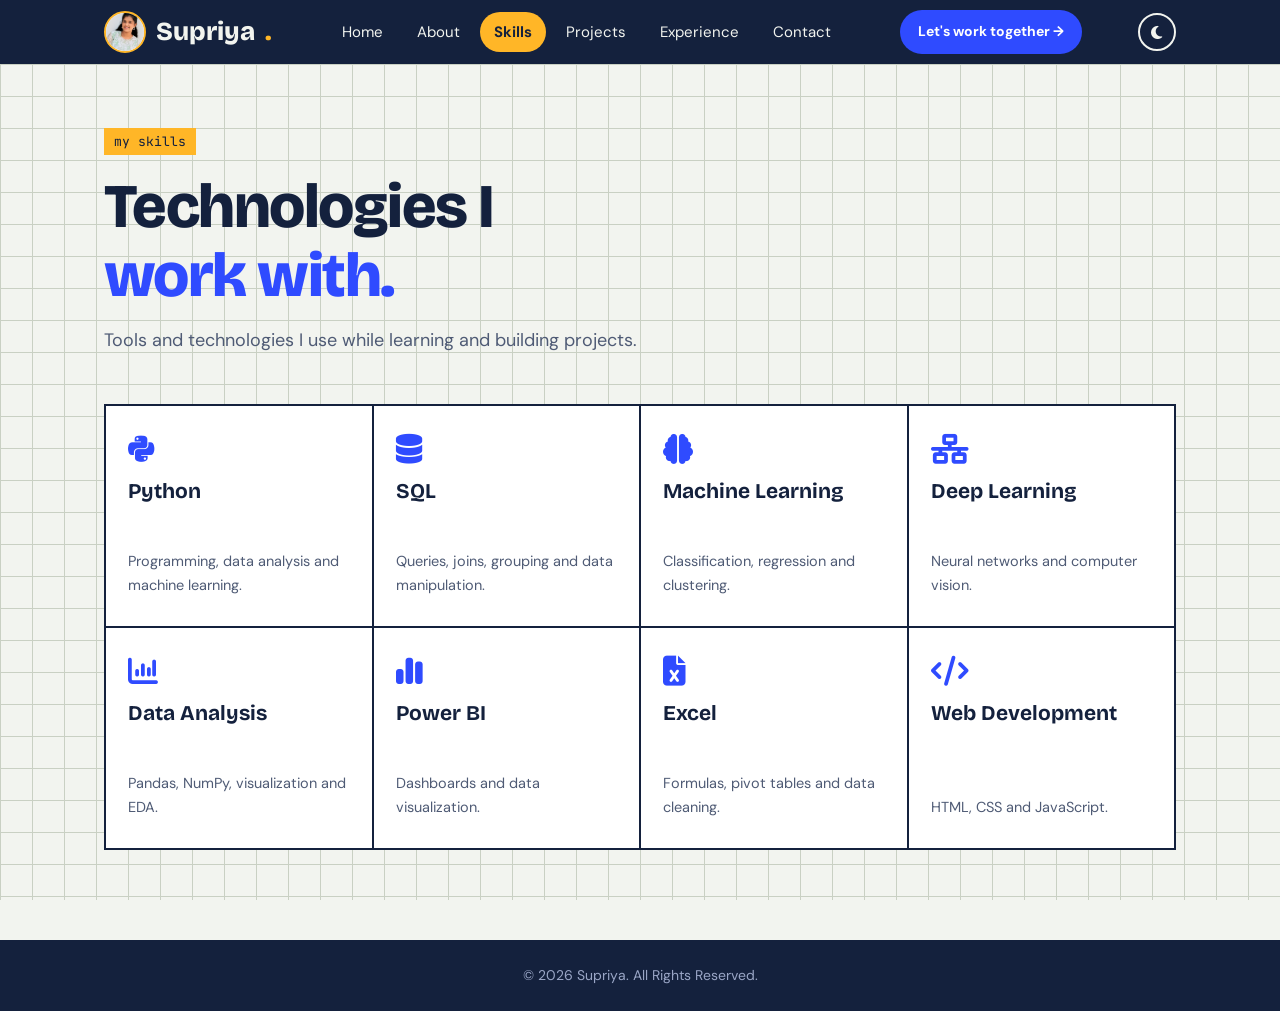
<file: portfolio/skills.html>
<!DOCTYPE html>
<html lang="en">

<head>

    <meta charset="UTF-8">
    <meta name="viewport" content="width=device-width, initial-scale=1.0">

    <title>Skills | Supriya</title>

    <link rel="preconnect" href="https://fonts.googleapis.com">
    <link href="https://fonts.googleapis.com/css2?family=Bricolage+Grotesque:wght@600;800&family=DM+Sans:wght@400;500;700&family=JetBrains+Mono&display=swap" rel="stylesheet">
    <link rel="stylesheet" href="style.css">

    <link rel="stylesheet"
          href="https://cdnjs.cloudflare.com/ajax/libs/font-awesome/6.5.2/css/all.min.css">

</head>

<body>
<div class="progress" id="progress"></div>

<header class="navbar">

    <div class="nav-container">

        <a href="index.html" class="logo">
            <img class="logo-photo" src="images/photo.jpeg" alt="Supriya">
            Supriya<span>.</span>
        </a>

        <nav>
            <a href="index.html">Home</a>
            <a href="about.html">About</a>
            <a href="skills.html" class="active">Skills</a>
            <a href="projects.html">Projects</a>
            <a href="experience.html">Experience</a>
            <a href="contact.html">Contact</a>
        </nav>

        <a href="contact.html" class="work-btn">
            Let's work together →
        </a>

        <button class="theme-btn" aria-label="Toggle dark mode" title="Toggle theme"><i class="fa-solid fa-moon"></i></button>

        <button class="menu-btn" aria-label="Menu">☰</button>

    </div>

</header>


<main class="inner-page">

    <div class="page-heading">

        <span>MY SKILLS</span>

        <h1>
            Technologies I
            <strong>work with.</strong>
        </h1>

        <p>
            Tools and technologies I use while learning and
            building projects.
        </p>

    </div>


    <div class="skills-page-grid">


        <div class="skill-large-card">

            <i class="fa-brands fa-python"></i>

            <h2>Python</h2>

            <p>
                Programming, data analysis and machine learning.
            </p>

        </div>


        <div class="skill-large-card">

            <i class="fa-solid fa-database"></i>

            <h2>SQL</h2>

            <p>
                Queries, joins, grouping and data manipulation.
            </p>

        </div>


        <div class="skill-large-card">

            <i class="fa-solid fa-brain"></i>

            <h2>Machine Learning</h2>

            <p>
                Classification, regression and clustering.
            </p>

        </div>


        <div class="skill-large-card">

            <i class="fa-solid fa-network-wired"></i>

            <h2>Deep Learning</h2>

            <p>
                Neural networks and computer vision.
            </p>

        </div>


        <div class="skill-large-card">

            <i class="fa-solid fa-chart-column"></i>

            <h2>Data Analysis</h2>

            <p>
                Pandas, NumPy, visualization and EDA.
            </p>

        </div>


        <div class="skill-large-card">

            <i class="fa-solid fa-chart-simple"></i>

            <h2>Power BI</h2>

            <p>
                Dashboards and data visualization.
            </p>

        </div>


        

        <div class="skill-large-card">
            <i class="fa-solid fa-file-excel"></i>
            <h2>Excel</h2>
            <p>
                Formulas, pivot tables and data cleaning.
            </p>
        </div>
        <div class="skill-large-card">
            <i class="fa-solid fa-code"></i>
            <h2>Web Development</h2>
            <p>
                HTML, CSS and JavaScript.
            </p>
        </div>

    </div>

</main>


<footer>
    © 2026 Supriya. All Rights Reserved.
</footer>

<button class="to-top" id="toTop" aria-label="Back to top">↑</button>
<script src="script.js"></script>

</body>
</html>
</file>
<file: portfolio/style.css>
/* ===== Graph-paper / lab-notebook theme ===== */
:root{
  --paper:#F2F4EF; --ink:#14213D; --cobalt:#2F4BFF; --marigold:#FFB627;
  --rule:#C9D0C3; --white:#FFFFFF; --muted:#4F5B75;
  --head:'Bricolage Grotesque',Georgia,serif; --body:'DM Sans',Arial,sans-serif; --mono:'JetBrains Mono',Consolas,monospace;
}
*{margin:0;padding:0;box-sizing:border-box}
html{scroll-behavior:smooth}
body{font-family:var(--body);color:var(--ink);line-height:1.65;background-color:var(--paper);
  background-image:linear-gradient(var(--rule) 1px,transparent 1px),linear-gradient(90deg,var(--rule) 1px,transparent 1px);
  background-size:32px 32px;background-attachment:fixed}
a{text-decoration:none;color:inherit}
:focus-visible{outline:3px solid var(--cobalt);outline-offset:3px}
h1,h2,h3{font-family:var(--head);line-height:1.1}

/* NAV */
.navbar{position:sticky;top:0;z-index:1000;background:var(--ink);color:var(--paper)}
.nav-container{max-width:1120px;margin:auto;padding:0 24px;height:64px;display:flex;align-items:center;justify-content:space-between;gap:20px}
.logo{display:flex;align-items:center;gap:10px;font-family:var(--head);font-size:26px;font-weight:800}
.logo-photo{width:42px;height:42px;border-radius:50%;object-fit:cover;object-position:50% 20%;border:2px solid var(--marigold);background:var(--white)}
.logo span{color:var(--marigold)}
nav{display:flex;gap:6px}
nav a{padding:8px 14px;font-size:15px;border-radius:999px;transition:background .2s}
nav a:hover{background:rgba(255,255,255,.12)}
nav a.active{background:var(--marigold);color:var(--ink);font-weight:700}
.work-btn{background:var(--cobalt);color:#fff;padding:10px 18px;border-radius:999px;font-weight:700;font-size:14px;white-space:nowrap}
.work-btn:hover{background:#4a63ff}
.menu-btn{display:none;background:none;border:2px solid var(--paper);color:var(--paper);font-size:20px;padding:2px 10px;border-radius:8px;cursor:pointer}

/* HOME */
.home-page{max-width:1120px;margin:auto;padding:72px 24px 90px}
.home-content{display:grid;grid-template-columns:1.1fr .9fr;gap:56px;align-items:center}
.badge{display:inline-block;font-family:var(--mono);font-size:13px;background:var(--white);border:2px solid var(--ink);padding:4px 12px;margin-bottom:22px}
.home-text h1{font-size:clamp(44px,6.5vw,76px);font-weight:800;letter-spacing:-.03em;margin-bottom:22px}
.home-text h1 span{background:linear-gradient(transparent 58%,var(--marigold) 58%);padding:0 4px}
.home-text h2{font-family:var(--body);font-size:20px;font-weight:500;color:var(--muted);max-width:30em;margin-bottom:16px;line-height:1.5}
.home-text h2 span{color:var(--ink);font-weight:700}
.home-text p{max-width:34em;margin-bottom:30px;color:var(--muted)}
.home-buttons{display:flex;gap:14px;flex-wrap:wrap;margin-bottom:30px}
.primary-btn,.outline-btn{display:inline-flex;align-items:center;gap:10px;padding:13px 24px;font-weight:700;border:2px solid var(--ink);transition:transform .15s,box-shadow .15s}
.primary-btn{background:var(--ink);color:var(--paper);box-shadow:5px 5px 0 var(--marigold)}
.outline-btn{background:var(--white);box-shadow:5px 5px 0 var(--cobalt)}
.primary-btn:hover,.outline-btn:hover{transform:translate(-2px,-2px)}
.social-icons{display:flex;gap:12px}
.social-icons a{width:44px;height:44px;display:grid;place-items:center;border:2px solid var(--ink);background:var(--white);font-size:18px}
.social-icons a:hover{background:var(--cobalt);color:#fff}

/* CODE BOX (hero centrepiece) */
.code-box{background:var(--ink);color:#E8ECF8;border:2px solid var(--ink);box-shadow:12px 12px 0 var(--cobalt);font-family:var(--mono);font-size:14px}
.code-header{display:flex;justify-content:space-between;align-items:center;padding:12px 16px;border-bottom:1px solid rgba(255,255,255,.15);color:#9AA6C6;font-size:13px}
.code-header div{display:flex;gap:7px}
.code-header span.red,.code-header span.yellow,.code-header span.green{width:11px;height:11px;border-radius:50%;display:block}
.red{background:#FF6B6B}.yellow{background:var(--marigold)}.green{background:#4ADE80}
.code{padding:20px 18px}
.code p{margin-bottom:6px;white-space:pre-wrap}
.num{display:inline-block;width:28px;color:#5C688A}
.comment{color:#7F8BAE}.purple{color:#9DB0FF}.orange{color:var(--marigold)}


/* INNER PAGES */
.inner-page{max-width:1120px;margin:auto;padding:64px 24px 90px}
.page-heading{margin-bottom:48px;max-width:720px}
.page-heading>span{display:inline-block;font-family:var(--mono);font-size:13px;background:var(--marigold);padding:3px 10px;margin-bottom:18px;text-transform:lowercase}
.page-heading h1{font-size:clamp(38px,5.5vw,62px);font-weight:800;letter-spacing:-.025em;margin-bottom:16px}
.page-heading h1 strong{display:block;color:var(--cobalt);font-weight:800}
.page-heading p{color:var(--muted);font-size:18px}

/* ABOUT */
.about-top{display:grid;grid-template-columns:300px 1fr;gap:40px;align-items:start;margin-bottom:56px}
.about-photo{border:2px solid var(--ink);box-shadow:8px 8px 0 var(--marigold);background:var(--white);padding:10px;transform:rotate(-1.5deg)}
.about-photo img{display:block;width:100%;aspect-ratio:4/5;object-fit:cover;object-position:50% 20%}
.about-card{background:var(--white);border:2px solid var(--ink);box-shadow:8px 8px 0 var(--ink);padding:40px;max-width:820px;position:relative}
.about-icon{position:absolute;top:-22px;right:28px;width:52px;height:52px;display:grid;place-items:center;background:var(--cobalt);color:#fff;font-size:22px;border:2px solid var(--ink)}
.about-card h2{font-size:30px;margin-bottom:16px}
.about-card p{margin-bottom:14px;max-width:62ch}
.about-grid{display:grid;grid-template-columns:repeat(3,1fr);border-top:3px solid var(--ink)}
@media(max-width:860px){.about-top{grid-template-columns:1fr}.about-photo{max-width:280px}}
.info-box{padding:26px 24px 10px 0}
.info-box+.info-box{padding-left:24px;border-left:1px solid var(--ink)}
.info-box i{font-size:22px;color:var(--cobalt);margin-bottom:12px}
.info-box h3{font-size:22px;margin-bottom:8px}
.info-box p{color:var(--muted)}

/* SKILLS (ruled grid, any card count) */
.skills-page-grid{display:grid;grid-template-columns:repeat(4,minmax(0,1fr));gap:2px;border:2px solid var(--ink);background:var(--ink);align-items:stretch}
.skill-large-card{display:flex;flex-direction:column;align-items:flex-start;justify-content:flex-start;min-height:220px;padding:28px 22px;background:var(--white);transition:background .2s,transform .2s}
.skill-large-card:hover{background:var(--marigold);transform:translateY(-4px)}
.skill-large-card i{font-size:30px;color:var(--cobalt);margin-bottom:16px;display:block}
.skill-large-card:hover i{color:var(--ink)}
.skill-large-card h2{font-size:21px;margin-bottom:6px}
.skill-large-card p{font-size:14.5px;color:var(--muted);margin-top:auto}
.skill-large-card:hover p{color:var(--ink)}

/* PROJECTS */
.project-page-grid{display:grid;grid-template-columns:repeat(3,1fr);gap:32px}
.project-box{background:var(--white);border:2px solid var(--ink);box-shadow:7px 7px 0 var(--ink);padding:28px;display:flex;flex-direction:column;transition:transform .15s,box-shadow .15s}
.project-box:nth-child(2){box-shadow:7px 7px 0 var(--cobalt)}
.project-box:nth-child(3){box-shadow:7px 7px 0 var(--marigold)}
.project-box:hover{transform:translate(-3px,-3px)}
.project-box-icon{width:54px;height:54px;display:grid;place-items:center;background:var(--ink);color:var(--marigold);font-size:22px;margin-bottom:20px}
.project-box h2{font-size:25px;margin-bottom:10px}
.project-box p{color:var(--muted);margin-bottom:18px;flex:1}
.project-tags{display:flex;flex-wrap:wrap;gap:8px;margin-bottom:22px}
.project-tags span{font-family:var(--mono);font-size:12px;border:1px solid var(--ink);padding:2px 9px}
.view-project{font-weight:700;color:var(--cobalt);border-bottom:2px solid currentColor;align-self:flex-start}
.view-project:hover{color:var(--ink)}

/* EXPERIENCE (timeline) */
.experience-page{position:relative;max-width:820px;padding-left:44px}
.experience-page::before{content:"";position:absolute;left:19px;top:8px;bottom:8px;width:3px;background:var(--ink)}
.experience-box{position:relative;display:block;background:var(--white);border:2px solid var(--ink);padding:26px 28px;margin-bottom:30px}
.experience-icon{position:absolute;left:-44px;top:22px;width:40px;height:40px;display:grid;place-items:center;background:var(--marigold);border:2px solid var(--ink);border-radius:50%;font-size:16px}
.experience-box h2{font-size:28px}
.experience-box h3{font-family:var(--body);font-size:17px;font-weight:600;color:var(--cobalt);margin:4px 0 10px}
.experience-type{display:inline-block;font-family:var(--mono);font-size:12px;background:var(--paper);border:1px solid var(--ink);padding:2px 9px;margin-bottom:14px}
.experience-box ul{padding-left:20px;color:var(--muted)}
.experience-box li{margin-bottom:4px}

/* CONTACT */
.contact-page{max-width:1120px;margin:auto;padding:64px 24px 90px}
.contact-title{margin-bottom:44px}
.contact-title h1{font-size:clamp(38px,5.5vw,62px);font-weight:800;letter-spacing:-.025em;max-width:12em}
.contact-title div{width:96px;height:8px;background:var(--marigold);margin-top:18px}
.contact-content{display:grid;grid-template-columns:1.2fr .8fr;gap:48px;align-items:start}
.contact-form{background:var(--white);border:2px solid var(--ink);box-shadow:8px 8px 0 var(--cobalt);padding:34px}
.contact-form label{display:block;font-weight:700;margin:16px 0 6px}
.contact-form label:first-child{margin-top:0}
.contact-form input,.contact-form textarea{width:100%;padding:12px 14px;font:inherit;border:2px solid var(--ink);background:var(--paper);border-radius:0}
.contact-form input:focus,.contact-form textarea:focus{outline:3px solid var(--cobalt);background:#fff}
.contact-form textarea{resize:vertical}
.contact-form button{margin-top:22px;padding:13px 28px;font:inherit;font-weight:700;color:var(--paper);background:var(--ink);border:2px solid var(--ink);box-shadow:5px 5px 0 var(--marigold);cursor:pointer}
.contact-form button:hover{background:var(--cobalt)}
.contact-intro{font-size:20px;font-family:var(--head);font-weight:600;margin-bottom:18px}
.contact-info a{display:block;padding:16px 0;border-top:2px solid var(--ink);font-weight:500;word-break:break-word}
.contact-info a:last-child{border-bottom:2px solid var(--ink)}
.contact-info a:hover{color:var(--cobalt);padding-left:10px;transition:padding .2s}

footer{background:var(--ink);color:#9AA6C6;text-align:center;padding:24px;font-size:14px}

/* RESPONSIVE */
@media(max-width:960px){
  .home-content,.contact-content{grid-template-columns:1fr}
  .skills-page-grid{grid-template-columns:repeat(2,1fr)}
  .project-page-grid{grid-template-columns:1fr 1fr}
}
@media(max-width:720px){
  .menu-btn{display:block}
  .work-btn{display:none}
  nav{display:none;position:absolute;top:64px;left:0;right:0;flex-direction:column;background:var(--ink);padding:12px 24px 20px}
  nav.mobile-show{display:flex}
  .about-grid{grid-template-columns:1fr}
  .info-box+.info-box{padding-left:0;border-left:0;border-top:1px solid var(--ink)}
  .project-page-grid{grid-template-columns:1fr}
  .about-card,.contact-form{padding:26px}
}
@media(max-width:480px){.skills-page-grid{grid-template-columns:1fr}}
@media(prefers-reduced-motion:reduce){*{transition:none!important}}

.about-solo{grid-template-columns:1fr}

/* ===== ENHANCEMENTS ===== */
.progress{position:fixed;top:0;left:0;height:4px;width:0;background:var(--marigold);z-index:2000}
.theme-btn{background:none;border:2px solid var(--paper);color:var(--paper);width:38px;height:38px;border-radius:50%;cursor:pointer;font-size:15px}
.theme-btn:hover{background:var(--marigold);color:#14213D;border-color:var(--marigold)}
.to-top{position:fixed;right:22px;bottom:22px;width:46px;height:46px;border:2px solid var(--ink);background:var(--marigold);color:#14213D;font-size:20px;font-weight:700;box-shadow:4px 4px 0 var(--ink);cursor:pointer;opacity:0;pointer-events:none;transition:opacity .25s,transform .15s}
.to-top.show{opacity:1;pointer-events:auto}.to-top:hover{transform:translate(-2px,-2px)}

/* hero photo + typed line */
.hero-photo{position:relative;width:200px;margin:0 0 34px auto;border:2px solid var(--ink);background:var(--white);padding:8px;box-shadow:8px 8px 0 var(--marigold);transform:rotate(2deg)}
.hero-photo img{display:block;width:100%;aspect-ratio:1;object-fit:cover;object-position:50% 20%}
.hero-tag{position:absolute;left:-46px;bottom:14px;background:var(--ink);color:#fff;font-family:var(--mono);font-size:12px;padding:5px 11px;white-space:nowrap;transform:rotate(-3deg)}
.hero-tag i{color:#4ADE80;font-size:8px;margin-right:5px;animation:pulse 1.6s infinite}
@keyframes pulse{50%{opacity:.25}}
.typed-line{font-family:var(--mono);font-size:15px;margin-bottom:22px!important}
.typed-line b{color:var(--cobalt)}
.cursor{display:inline-block;width:2px;height:1em;background:var(--cobalt);margin-left:2px;vertical-align:-2px;animation:pulse 1s infinite}

/* stats strip */
.stats{max-width:1120px;margin:0 auto 70px;padding:0 24px;display:grid;grid-template-columns:repeat(4,1fr);gap:0}
.stats div{background:var(--white);border:2px solid var(--ink);margin-left:-2px;padding:22px;text-align:center}
.stats strong{display:block;font-family:var(--head);font-size:44px;color:var(--cobalt);line-height:1}
.stats span{font-family:var(--mono);font-size:12.5px;color:var(--muted)}

/* scroll reveal */
.reveal{opacity:0;transform:translateY(26px);transition:opacity .6s ease,transform .6s ease}
.reveal.in{opacity:1;transform:none}

/* extras */
.status{font-family:var(--mono);font-size:11px;font-style:normal;background:var(--marigold);color:#14213D;padding:2px 7px;vertical-align:middle;margin-left:6px}
.skill-large-card:hover{transform:translateY(-4px)}
.skill-large-card i{transition:transform .25s}.skill-large-card:hover i{transform:scale(1.2) rotate(-6deg)}
.experience-box{transition:transform .2s,box-shadow .2s}.experience-box:hover{transform:translateX(6px);box-shadow:-6px 6px 0 var(--cobalt)}
.form-msg{margin-top:16px;padding:12px 14px;border:2px solid var(--ink);background:#D9F7E4;color:#14213D;font-weight:700}

/* dark mode */
[data-theme="dark"]{--paper:#0E1424;--ink:#E8ECF8;--white:#17203A;--rule:#1B2540;--muted:#9AA6C6}
[data-theme="dark"] .navbar,[data-theme="dark"] footer{background:#070B16;color:#E8ECF8}
[data-theme="dark"] .code-box{background:#070B16}
[data-theme="dark"] .project-box-icon{background:#070B16;border:2px solid var(--marigold)}
[data-theme="dark"] .primary-btn,[data-theme="dark"] .contact-form button{color:#0E1424}
[data-theme="dark"] .hero-tag{background:#070B16}
[data-theme="dark"] .to-top,[data-theme="dark"] .form-msg{color:#14213D}
[data-theme="dark"] .contact-form input,[data-theme="dark"] .contact-form textarea{background:#0E1424;color:#E8ECF8}

@media(max-width:960px){.hero-photo{margin:0 auto 40px}.stats{grid-template-columns:1fr 1fr;gap:12px}.stats div{margin:0}}
@media(prefers-reduced-motion:reduce){.reveal{opacity:1;transform:none}}
.stats strong.dream{font-size:22px;line-height:1.25;padding:6px 0 8px}
.view-project.disabled{color:var(--muted);border-bottom:2px dashed var(--muted);pointer-events:none;cursor:not-allowed}

/* 3D animated cube */
.cube-scene{position:relative;width:120px;height:120px;perspective:700px;margin:10px 50px 70px auto;animation:bob 3.5s ease-in-out infinite}
.cube-scene::after{content:"";position:absolute;left:50%;bottom:-62px;width:110px;height:18px;margin-left:-55px;border-radius:50%;background:rgba(0,0,0,.28);filter:blur(7px);animation:shadow 3.5s ease-in-out infinite}
.cube{position:relative;width:100%;height:100%;transform-style:preserve-3d;animation:spin 16s linear infinite}
.face{position:absolute;inset:0;display:flex;align-items:center;justify-content:center;border:2px solid #14213D;font-family:var(--mono);font-weight:700;font-size:16px;color:#fff;background:rgba(43,74,255,.92)}
.face:nth-child(even){background:rgba(255,184,28,.95);color:#14213D}
.f1{transform:translateZ(60px)}.f2{transform:rotateY(90deg) translateZ(60px)}.f3{transform:rotateY(180deg) translateZ(60px)}
.f4{transform:rotateY(-90deg) translateZ(60px)}.f5{transform:rotateX(90deg) translateZ(60px)}.f6{transform:rotateX(-90deg) translateZ(60px)}
@keyframes spin{from{transform:rotateX(-25deg) rotateY(0)}to{transform:rotateX(-25deg) rotateY(360deg)}}
@keyframes bob{50%{transform:translateY(-14px)}}
@keyframes shadow{50%{transform:scale(.8);opacity:.6}}
@media(max-width:960px){.cube-scene{margin:10px auto 70px}}
@media(prefers-reduced-motion:reduce){.cube,.cube-scene,.cube-scene::after{animation:none}}

/* ===== NEW CONTACT FORM ===== */
.contact-info a.c-card{display:flex;align-items:center;gap:16px;padding:16px;margin-bottom:14px;border:2px solid var(--ink);background:var(--white);transition:transform .15s,box-shadow .15s}
.contact-info a.c-card:hover{padding-left:16px;transform:translate(-3px,-3px);box-shadow:5px 5px 0 var(--cobalt);color:inherit}
.c-card>i{width:44px;height:44px;flex:none;display:grid;place-items:center;background:var(--ink);color:var(--marigold);font-size:18px}
[data-theme="dark"] .c-card>i{background:#070B16}
.c-card strong{display:block;font-family:var(--head)}
.c-card span{font-size:14px;color:var(--muted);word-break:break-all}
.copy-btn{width:100%;padding:12px;font:inherit;font-weight:700;background:var(--marigold);color:#14213D;border:2px solid var(--ink);cursor:pointer;box-shadow:4px 4px 0 var(--ink)}
.copy-btn:hover{transform:translate(-2px,-2px)}

/* ===== CHAT-STYLE CONTACT ===== */
.contact-form.chat{padding:0;display:flex;flex-direction:column;height:500px;overflow:hidden}
.chat-head{display:flex;align-items:center;gap:12px;padding:14px 18px;background:var(--ink);color:var(--paper);border-bottom:2px solid var(--ink)}
.chat-head strong{display:block;font-family:var(--head)}
.chat-head small{font-family:var(--mono);font-size:12px;color:#4ADE80}
.chat-head small i{display:inline-block;width:7px;height:7px;border-radius:50%;background:#4ADE80;margin-right:5px;animation:pulse 1.6s infinite}
.avatar{width:42px;height:42px;border-radius:50%;background:var(--marigold);color:#14213D;display:grid;place-items:center;font-weight:800;font-size:18px;border:2px solid var(--paper)}
.chat-body{flex:1;overflow-y:auto;padding:20px;display:flex;flex-direction:column;gap:14px;background:var(--paper)}
.msg{max-width:82%;padding:11px 15px;border:2px solid var(--ink);line-height:1.5;word-break:break-word;animation:pop .3s ease}
.msg.bot{align-self:flex-start;background:var(--white);box-shadow:3px 3px 0 var(--marigold)}
.msg.me{align-self:flex-end;background:var(--cobalt);color:#fff;box-shadow:-3px 3px 0 var(--ink)}
.msg.typing{display:flex;gap:5px;padding:14px 16px}
.msg.typing span{width:8px;height:8px;border-radius:50%;background:var(--ink);animation:dot 1s infinite}
.msg.typing span:nth-child(2){animation-delay:.15s}.msg.typing span:nth-child(3){animation-delay:.3s}
@keyframes dot{0%,60%,100%{transform:translateY(0);opacity:.4}30%{transform:translateY(-5px);opacity:1}}
@keyframes pop{from{opacity:0;transform:translateY(8px) scale(.96)}}
.chat-input{display:flex;border-top:2px solid var(--ink)}
.contact-form .chat-input input{flex:1;border:0;padding:16px;background:var(--white);color:var(--ink)}
.contact-form .chat-input input:focus{outline:0;background:var(--white)}
.contact-form .chat-input button{margin:0;padding:0 24px;border:0;border-left:2px solid var(--ink);background:var(--marigold);color:#14213D;box-shadow:none}
.contact-form .chat-input button:hover{background:var(--cobalt);color:#fff}
.contact-form .msg button{margin:12px 8px 0 0;padding:9px 14px;font-size:14px;background:var(--marigold);color:#14213D;border:2px solid var(--ink);box-shadow:3px 3px 0 var(--ink)}
.contact-form .msg button:hover{background:var(--cobalt);color:#fff}
.contact-form .msg button.ghost{background:transparent;color:var(--ink);box-shadow:none;border-style:dashed}
[data-theme="dark"] .chat-head{background:#070B16;color:#E8ECF8}
[data-theme="dark"] .msg.typing span{background:#E8ECF8}
[data-theme="dark"] .contact-form .chat-input input{color:#E8ECF8;background:#17203A}
@media(prefers-reduced-motion:reduce){.msg{animation:none}}

/* ===== SINGLE-PAGE SCROLL LANDING ===== */
html{scroll-padding-top:72px}
.scroll-sec.alt{background:var(--white);border-top:2px solid var(--ink);border-bottom:2px solid var(--ink)}
.scroll-sec.alt .about-card,.scroll-sec.alt .info-box,.scroll-sec.alt .project-box,.scroll-sec.alt .experience-box,.scroll-sec.alt .contact-form{background:var(--paper)}
.scroll-sec.alt .contact-form.chat{background:var(--white)}
.home-page{position:relative}
.scroll-down{display:flex;flex-direction:column;align-items:center;gap:4px;margin:50px auto 0;width:max-content;font-family:var(--mono);font-size:12px;color:var(--muted);animation:bounce 1.6s infinite}
.scroll-down:hover{color:var(--cobalt)}
@keyframes bounce{50%{transform:translateY(8px)}}
.stats{margin-top:10px}
@media(prefers-reduced-motion:reduce){.scroll-down{animation:none}}
</file>
